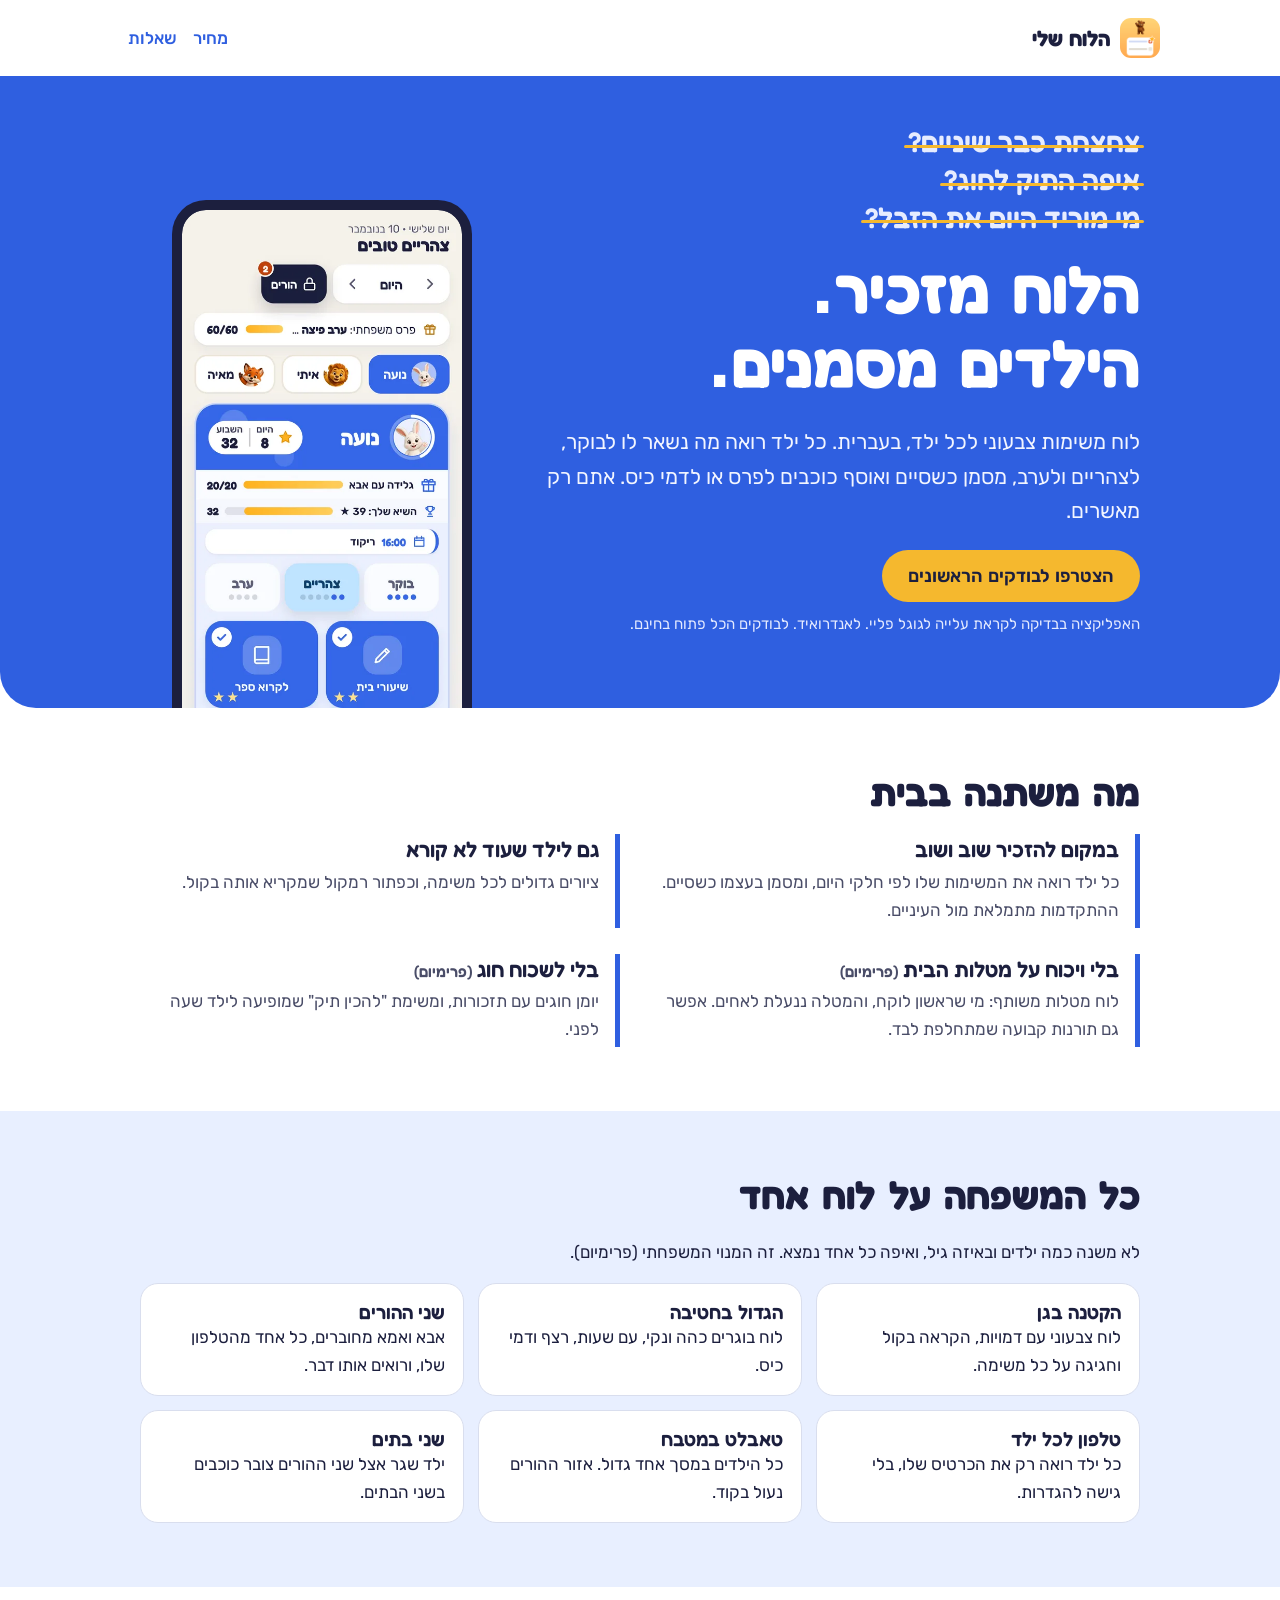
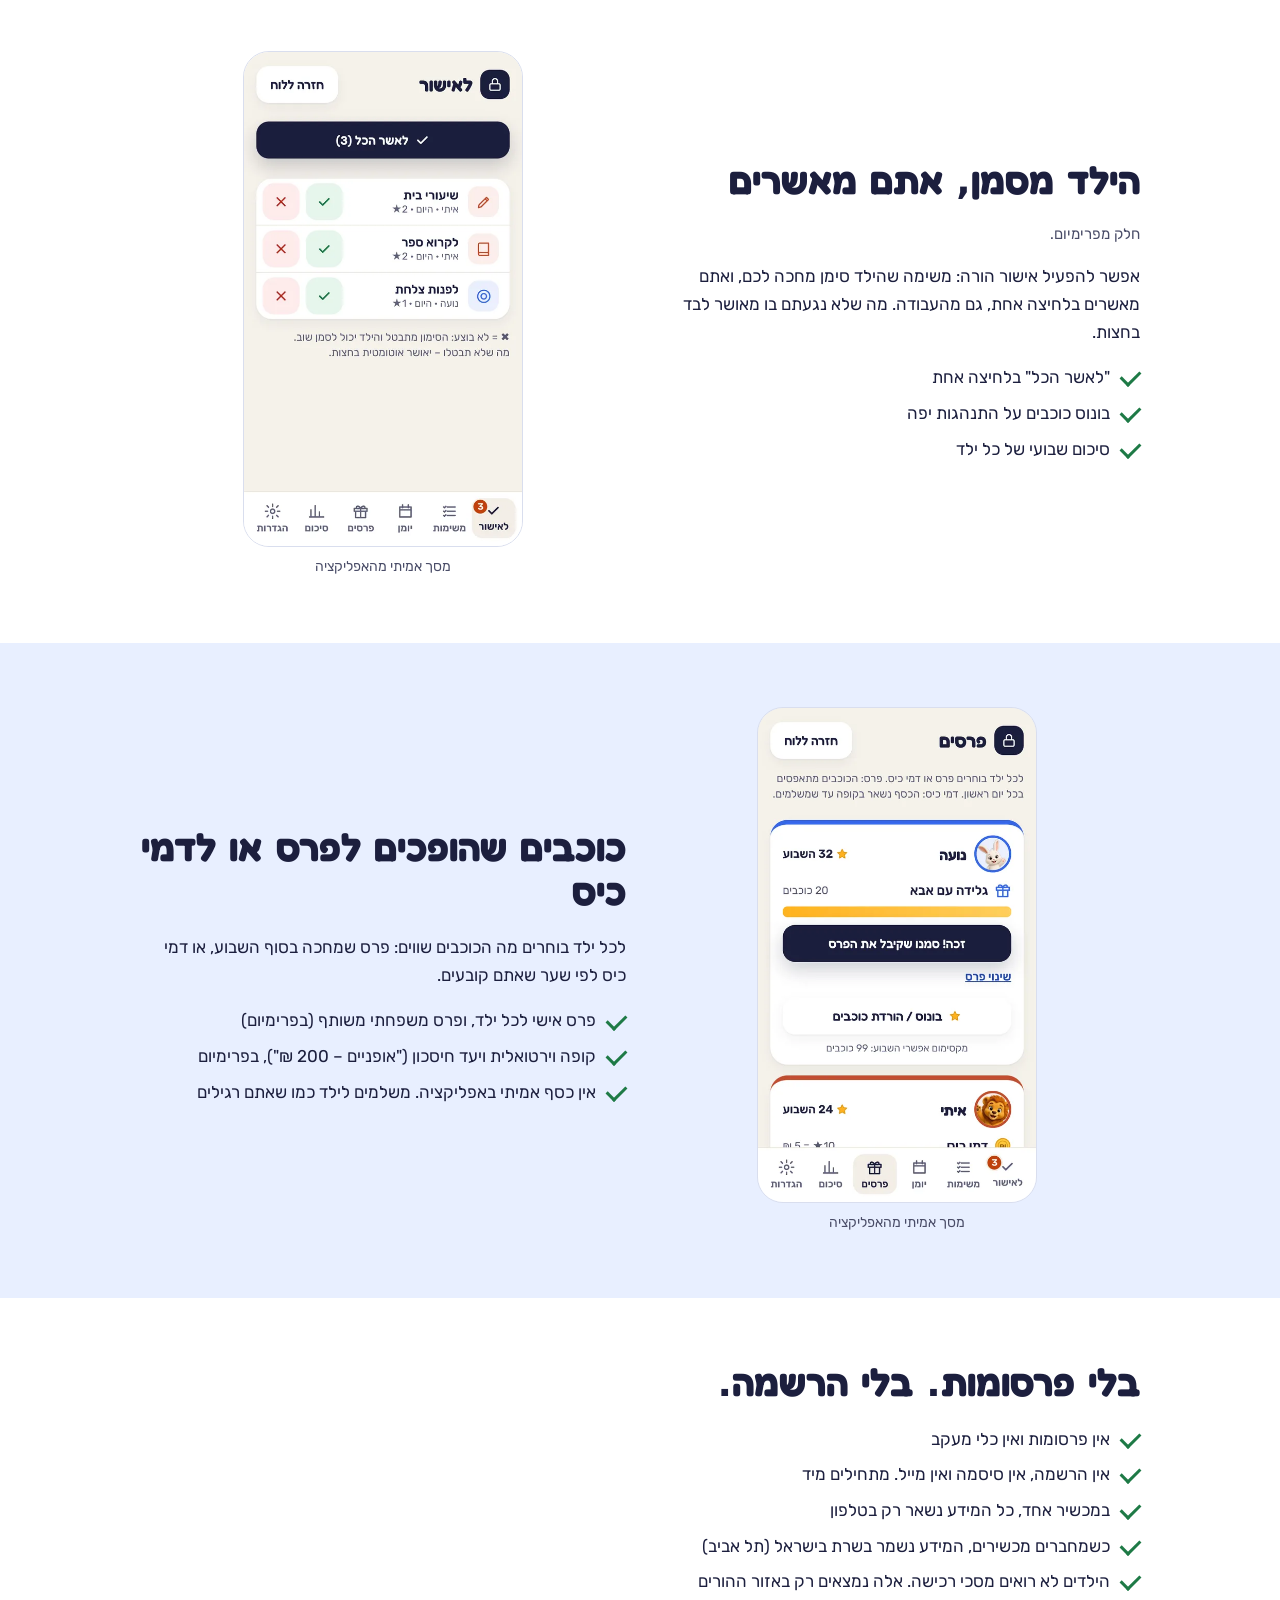
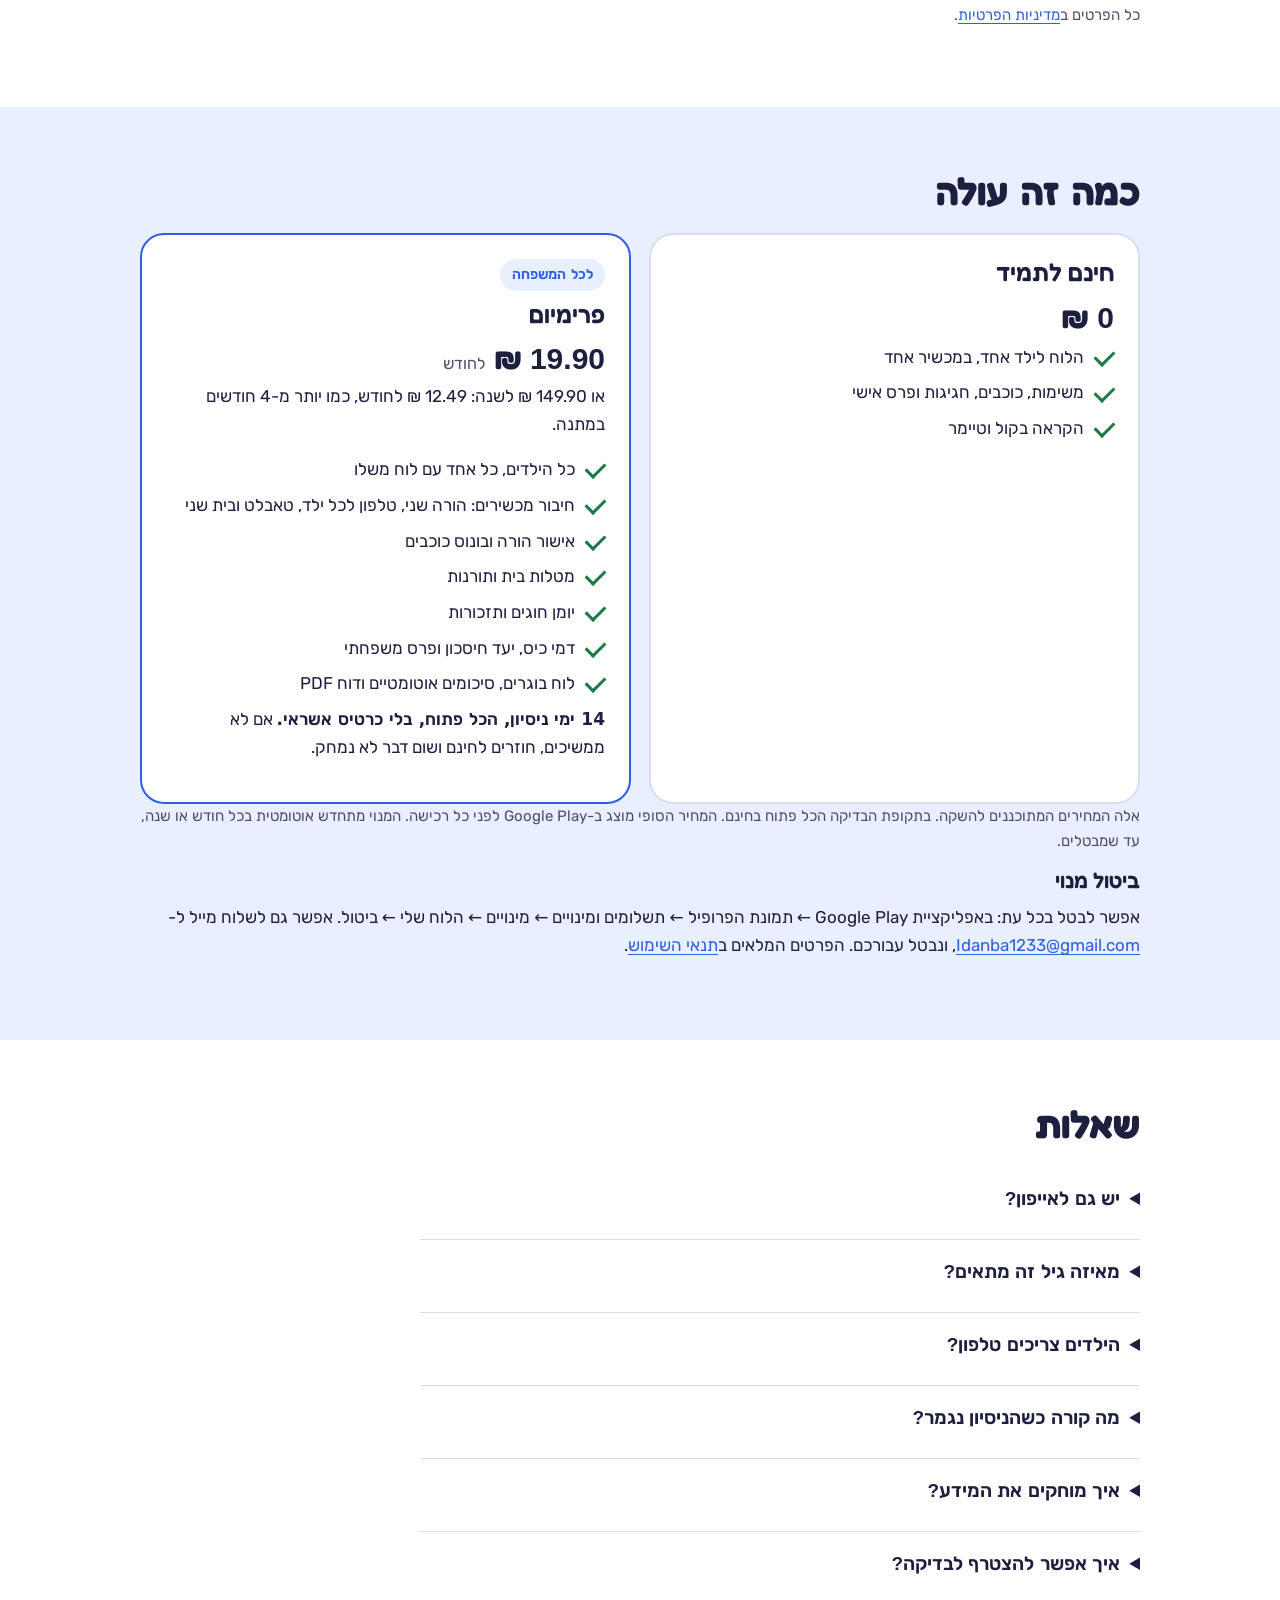
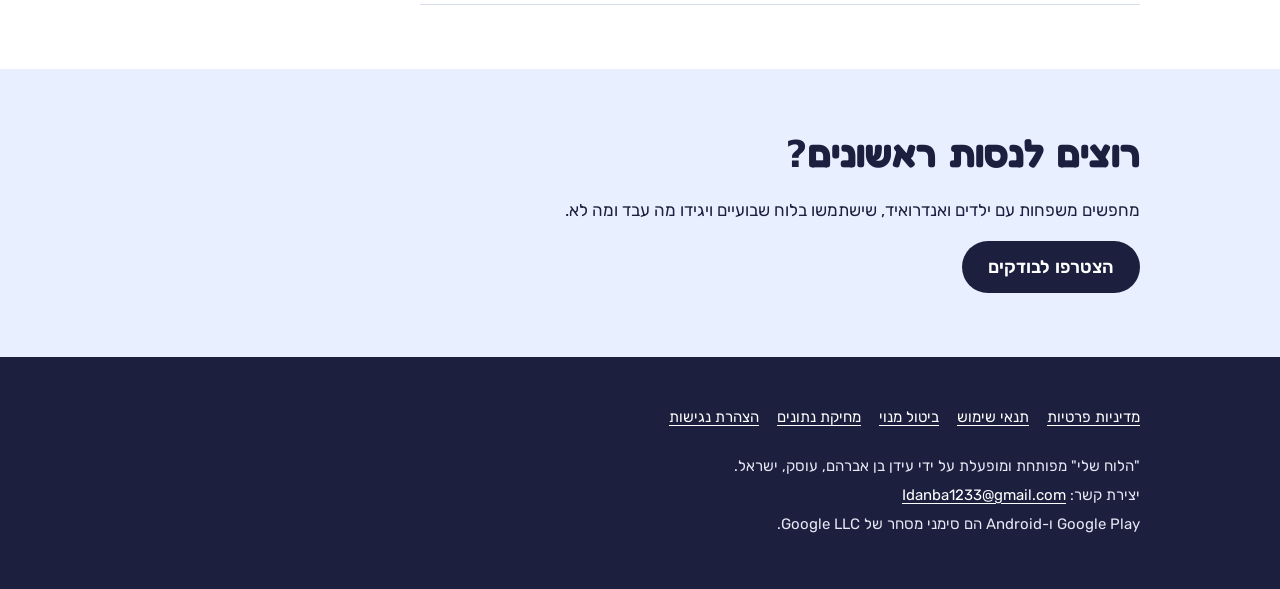
<file: index.html>
<!doctype html>
<html lang="he" dir="rtl">
<head>
<meta charset="utf-8">
<meta name="viewport" content="width=device-width,initial-scale=1">
<meta http-equiv="Content-Security-Policy" content="default-src 'none'; style-src 'self'; font-src 'self'; img-src 'self'; base-uri 'none'; form-action 'none'">
<meta name="referrer" content="no-referrer">
<title>הלוח שלי – לוח משימות, כוכבים ודמי כיס לילדים</title>
<meta name="description" content="לוח משימות צבעוני לכל ילד, בעברית: הילדים רואים מה נשאר ומסמנים בעצמם, ואתם מאשרים בלחיצה. כוכבים, פרסים, דמי כיס וירטואליים, מטלות בית ויומן חוגים. לאנדרואיד.">
<link rel="icon" href="favicon.png">
<link rel="stylesheet" href="style.css">
</head>
<body>
<a class="skip" href="#main">דילוג לתוכן</a>
<header class="wrap top">
  <a class="brand" href="./"><img src="img/icon.png" alt="" width="40" height="40">הלוח שלי</a>
  <nav aria-label="ניווט ראשי"><a href="#price">מחיר</a><a href="#faq">שאלות</a></nav>
</header>

<main id="main">
<div class="hero">
  <div class="wrap">
    <div class="copy">
      <ul class="said" aria-label="משפטים שכל הורה אומר כל יום">
        <li>צחצחת כבר שיניים?</li>
        <li>איפה התיק לחוג?</li>
        <li>מי מוריד היום את הזבל?</li>
      </ul>
      <h1>הלוח מזכיר.<br>הילדים מסמנים.</h1>
      <p class="lead">לוח משימות צבעוני לכל ילד, בעברית. כל ילד רואה מה נשאר לו לבוקר, לצהריים ולערב, מסמן כשסיים ואוסף כוכבים לפרס או לדמי כיס. אתם רק מאשרים.</p>
      <a class="cta" href="https://groups.google.com/g/halouach-testers">הצטרפו לבודקים הראשונים</a>
      <p class="note">האפליקציה בבדיקה לקראת עלייה לגוגל פליי. לאנדרואיד. לבודקים הכל פתוח בחינם.</p>
    </div>
    <div class="phone"><img src="img/board.webp" width="540" height="960" alt="מסך הלוח של ילדה בשם נועה: כוכבי היום והשבוע, פס התקדמות לפרס 'גלידה עם אבא', חוג ריקוד ב-16:00, ומשימות צהריים מסומנות."></div>
  </div>
</div>

<section>
  <div class="wrap">
    <h2>מה משתנה בבית</h2>
    <div class="pairs">
      <div class="pair"><h3>במקום להזכיר שוב ושוב</h3><p>כל ילד רואה את המשימות שלו לפי חלקי היום, ומסמן בעצמו כשסיים. ההתקדמות מתמלאת מול העיניים.</p></div>
      <div class="pair"><h3>גם לילד שעוד לא קורא</h3><p>ציורים גדולים לכל משימה, וכפתור רמקול שמקריא אותה בקול.</p></div>
      <div class="pair"><h3>בלי ויכוח על מטלות הבית <small class="fine">(פרימיום)</small></h3><p>לוח מטלות משותף: מי שראשון לוקח, והמטלה ננעלת לאחים. אפשר גם תורנות קבועה שמתחלפת לבד.</p></div>
      <div class="pair"><h3>בלי לשכוח חוג <small class="fine">(פרימיום)</small></h3><p>יומן חוגים עם תזכורות, ומשימת "להכין תיק" שמופיעה לילד שעה לפני.</p></div>
    </div>
  </div>
</section>

<section class="sky">
  <div class="wrap">
    <h2>כל המשפחה על לוח אחד</h2>
    <p>לא משנה כמה ילדים ובאיזה גיל, ואיפה כל אחד נמצא. זה המנוי המשפחתי (פרימיום).</p>
    <ul class="family">
      <li><b>הקטנה בגן</b>לוח צבעוני עם דמויות, הקראה בקול וחגיגה על כל משימה.</li>
      <li><b>הגדול בחטיבה</b>לוח בוגרים כהה ונקי, עם שעות, רצף ודמי כיס.</li>
      <li><b>שני ההורים</b>אבא ואמא מחוברים, כל אחד מהטלפון שלו, ורואים אותו דבר.</li>
      <li><b>טלפון לכל ילד</b>כל ילד רואה רק את הכרטיס שלו, בלי גישה להגדרות.</li>
      <li><b>טאבלט במטבח</b>כל הילדים במסך אחד גדול. אזור ההורים נעול בקוד.</li>
      <li><b>שני בתים</b>ילד שגר אצל שני ההורים צובר כוכבים בשני הבתים.</li>
    </ul>
  </div>
</section>

<section>
  <div class="wrap show">
    <div>
      <h2>הילד מסמן, אתם מאשרים</h2>
      <p class="fine">חלק מפרימיום.</p>
      <p>אפשר להפעיל אישור הורה: משימה שהילד סימן מחכה לכם, ואתם מאשרים בלחיצה אחת, גם מהעבודה. מה שלא נגעתם בו מאושר לבד בחצות.</p>
      <ul class="ticks">
        <li>"לאשר הכל" בלחיצה אחת</li>
        <li>בונוס כוכבים על התנהגות יפה</li>
        <li>סיכום שבועי של כל ילד</li>
      </ul>
    </div>
    <figure><img src="img/approve.webp" width="540" height="960" alt="מסך האישור של ההורה: שלוש משימות שמחכות לאישור, עם כפתור וי וכפתור איקס לכל אחת, וכפתור 'לאשר הכל'."><figcaption>מסך אמיתי מהאפליקציה</figcaption></figure>
  </div>
</section>

<section class="sky">
  <div class="wrap show flip">
    <div>
      <h2>כוכבים שהופכים לפרס או לדמי כיס</h2>
      <p>לכל ילד בוחרים מה הכוכבים שווים: פרס שמחכה בסוף השבוע, או דמי כיס לפי שער שאתם קובעים.</p>
      <ul class="ticks">
        <li>פרס אישי לכל ילד, ופרס משפחתי משותף (בפרימיום)</li>
        <li>קופה וירטואלית ויעד חיסכון ("אופניים – 200 ₪"), בפרימיום</li>
        <li>אין כסף אמיתי באפליקציה. משלמים לילד כמו שאתם רגילים</li>
      </ul>
    </div>
    <figure><img src="img/rewards.webp" width="540" height="960" alt="מסך הפרסים: לנועה 32 כוכבים השבוע ופס מלא לפרס 'גלידה עם אבא', ולאיתי דמי כיס."><figcaption>מסך אמיתי מהאפליקציה</figcaption></figure>
  </div>
</section>

<section>
  <div class="wrap narrow">
    <h2>בלי פרסומות. בלי הרשמה.</h2>
    <ul class="ticks">
      <li>אין פרסומות ואין כלי מעקב</li>
      <li>אין הרשמה, אין סיסמה ואין מייל. מתחילים מיד</li>
      <li>במכשיר אחד, כל המידע נשאר רק בטלפון</li>
      <li>כשמחברים מכשירים, המידע נשמר בשרת בישראל (תל אביב)</li>
      <li>הילדים לא רואים מסכי רכישה. אלה נמצאים רק באזור ההורים</li>
    </ul>
    <p class="fine">כל הפרטים ב<a href="privacy.html">מדיניות הפרטיות</a>.</p>
  </div>
</section>

<section class="sky" id="price">
  <div class="wrap">
    <h2>כמה זה עולה</h2>
    <div class="plans">
      <div class="plan">
        <h3>חינם לתמיד</h3>
        <p class="price">0 ₪</p>
        <ul class="ticks">
          <li>הלוח לילד אחד, במכשיר אחד</li>
          <li>משימות, כוכבים, חגיגות ופרס אישי</li>
          <li>הקראה בקול וטיימר</li>
        </ul>
      </div>
      <div class="plan main">
        <span class="tag">לכל המשפחה</span>
        <h3>פרימיום</h3>
        <p class="price">19.90 ₪ <small>לחודש</small></p>
        <p>או 149.90 ₪ לשנה: 12.49 ₪ לחודש, כמו יותר מ-4 חודשים במתנה.</p>
        <ul class="ticks">
          <li>כל הילדים, כל אחד עם לוח משלו</li>
          <li>חיבור מכשירים: הורה שני, טלפון לכל ילד, טאבלט ובית שני</li>
          <li>אישור הורה ובונוס כוכבים</li>
          <li>מטלות בית ותורנות</li>
          <li>יומן חוגים ותזכורות</li>
          <li>דמי כיס, יעד חיסכון ופרס משפחתי</li>
          <li>לוח בוגרים, סיכומים אוטומטיים ודוח PDF</li>
        </ul>
        <p><b>14 ימי ניסיון, הכל פתוח, בלי כרטיס אשראי.</b> אם לא ממשיכים, חוזרים לחינם ושום דבר לא נמחק.</p>
      </div>
    </div>
    <p class="fine">אלה המחירים המתוכננים להשקה. בתקופת הבדיקה הכל פתוח בחינם. המחיר הסופי מוצג ב-Google Play לפני כל רכישה. המנוי מתחדש אוטומטית בכל חודש או שנה, עד שמבטלים.</p>
    <h3 id="cancel">ביטול מנוי</h3>
    <p>אפשר לבטל בכל עת: באפליקציית Google Play ← תמונת הפרופיל ← תשלומים ומינויים ← מינויים ← הלוח שלי ← ביטול. אפשר גם לשלוח מייל ל-<a href="mailto:Idanba1233@gmail.com">Idanba1233@gmail.com</a>, ונבטל עבורכם. הפרטים המלאים ב<a href="terms.html#cancel">תנאי השימוש</a>.</p>
  </div>
</section>

<section id="faq">
  <div class="wrap narrow">
    <h2>שאלות</h2>
    <details><summary>יש גם לאייפון?</summary><p>כרגע רק לאנדרואיד (טלפון וטאבלט).</p></details>
    <details><summary>מאיזה גיל זה מתאים?</summary><p>מהגן ועד חטיבת הביניים. לקטנים יש ציורים והקראה בקול, ולגדולים יש לוח בוגרים פשוט ונקי.</p></details>
    <details><summary>הילדים צריכים טלפון?</summary><p>לא. אפשר להשתמש בטלפון של ההורה או בטאבלט אחד לכל המשפחה. טלפון לילד הוא אפשרות, לא חובה.</p></details>
    <details><summary>מה קורה כשהניסיון נגמר?</summary><p>אם לא מצטרפים למנוי, האפליקציה חוזרת למסלול החינמי: הלוח לילד אחד במכשיר אחד. שום דבר לא נמחק. שאר הילדים וההגדרות נשמרים וחוזרים כשמצטרפים.</p></details>
    <details><summary>איך מוחקים את המידע?</summary><p>מתוך האפליקציה או במייל. ההסבר המלא בדף <a href="delete.html">מחיקת נתונים</a>.</p></details>
    <details><summary>איך אפשר להצטרף לבדיקה?</summary><p>מצטרפים ל<a href="https://groups.google.com/g/halouach-testers">קבוצת הבודקים</a> עם חשבון Google. כשהבדיקה נפתחת, תקבלו קישור להורדה מ-Google Play.</p></details>
  </div>
</section>

<section class="sky">
  <div class="wrap narrow">
    <h2>רוצים לנסות ראשונים?</h2>
    <p>מחפשים משפחות עם ילדים ואנדרואיד, שישתמשו בלוח שבועיים ויגידו מה עבד ומה לא.</p>
    <a class="cta ink" href="https://groups.google.com/g/halouach-testers">הצטרפו לבודקים</a>
  </div>
</section>
</main>

<footer>
  <div class="wrap">
    <nav aria-label="מסמכים"><a href="privacy.html">מדיניות פרטיות</a><a href="terms.html">תנאי שימוש</a><a href="terms.html#cancel">ביטול מנוי</a><a href="delete.html">מחיקת נתונים</a><a href="accessibility.html">הצהרת נגישות</a></nav>
    <p>"הלוח שלי" מפותחת ומופעלת על ידי עידן בן אברהם, עוסק, ישראל.</p>
    <p>יצירת קשר: <a href="mailto:Idanba1233@gmail.com">Idanba1233@gmail.com</a></p>
    <p>Google Play ו-Android הם סימני מסחר של Google LLC.</p>
  </div>
</footer>
</body>
</html>
</file>
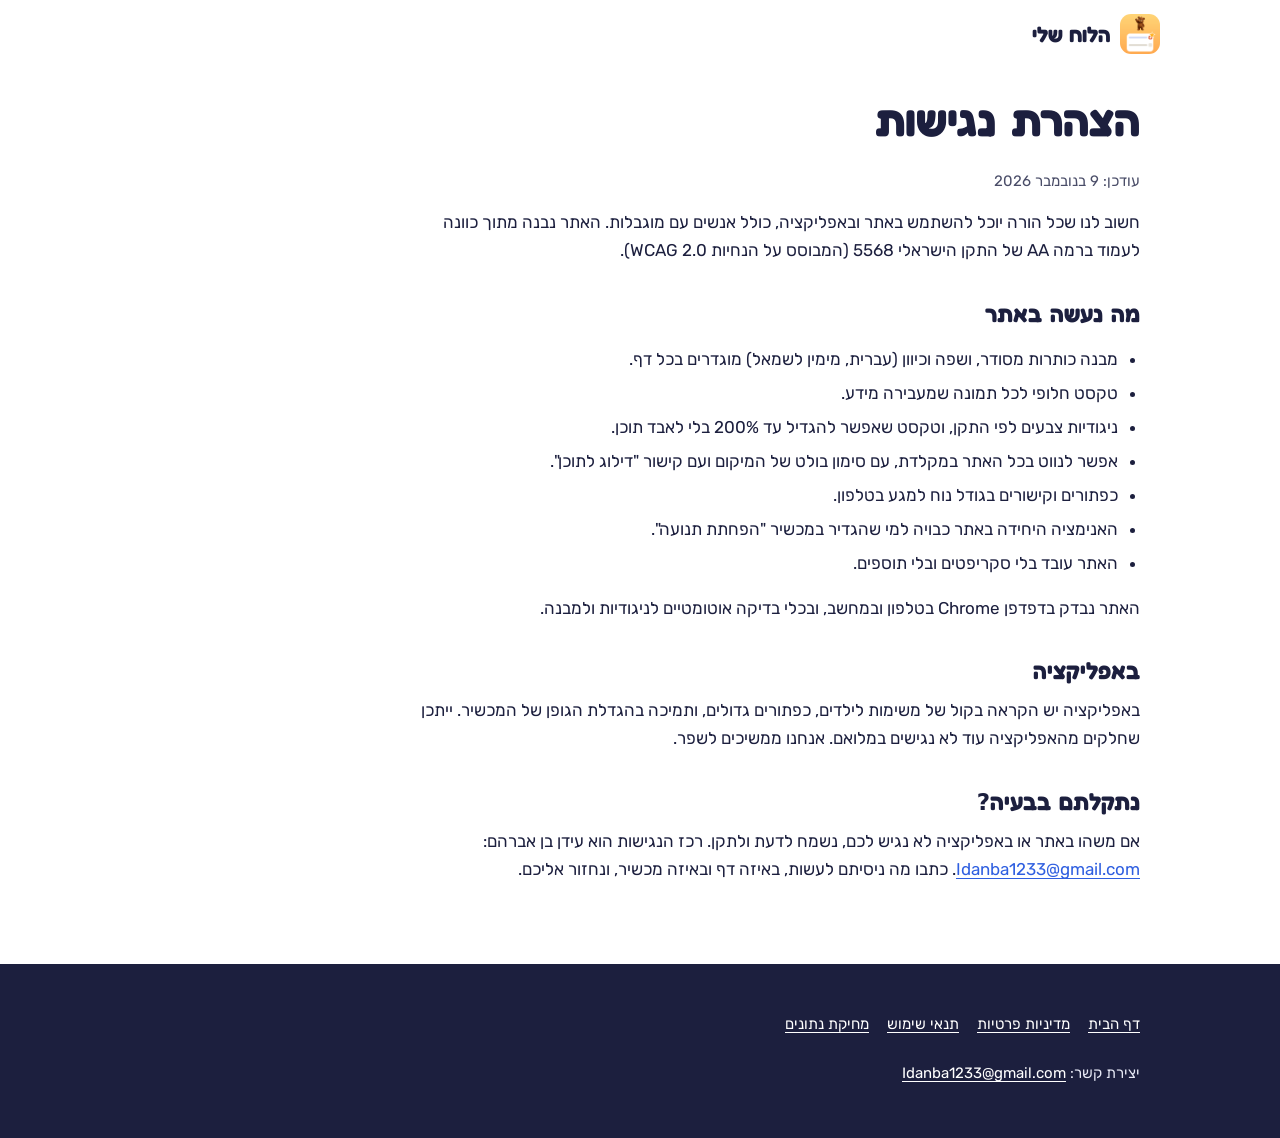
<file: accessibility.html>
<!doctype html>
<html lang="he" dir="rtl">
<head>
<meta charset="utf-8">
<meta name="viewport" content="width=device-width,initial-scale=1">
<meta http-equiv="Content-Security-Policy" content="default-src 'none'; style-src 'self'; font-src 'self'; img-src 'self'; base-uri 'none'; form-action 'none'">
<meta name="referrer" content="no-referrer">
<title>הצהרת נגישות – הלוח שלי</title>
<link rel="icon" href="favicon.png">
<link rel="stylesheet" href="style.css">
</head>
<body>
<a class="skip" href="#main">דילוג לתוכן</a>
<header class="wrap top"><a class="brand" href="./"><img src="img/icon.png" alt="" width="40" height="40">הלוח שלי</a></header>
<main id="main" class="wrap narrow doc">
<h1>הצהרת נגישות</h1>
<p class="fine">עודכן: 9 בנובמבר 2026</p>
<p>חשוב לנו שכל הורה יוכל להשתמש באתר ובאפליקציה, כולל אנשים עם מוגבלות. האתר נבנה מתוך כוונה לעמוד ברמה AA של התקן הישראלי 5568 (המבוסס על הנחיות WCAG 2.0).</p>

<h2>מה נעשה באתר</h2>
<ul>
<li>מבנה כותרות מסודר, ושפה וכיוון (עברית, מימין לשמאל) מוגדרים בכל דף.</li>
<li>טקסט חלופי לכל תמונה שמעבירה מידע.</li>
<li>ניגודיות צבעים לפי התקן, וטקסט שאפשר להגדיל עד 200% בלי לאבד תוכן.</li>
<li>אפשר לנווט בכל האתר במקלדת, עם סימון בולט של המיקום ועם קישור "דילוג לתוכן".</li>
<li>כפתורים וקישורים בגודל נוח למגע בטלפון.</li>
<li>האנימציה היחידה באתר כבויה למי שהגדיר במכשיר "הפחתת תנועה".</li>
<li>האתר עובד בלי סקריפטים ובלי תוספים.</li>
</ul>
<p>האתר נבדק בדפדפן Chrome בטלפון ובמחשב, ובכלי בדיקה אוטומטיים לניגודיות ולמבנה.</p>

<h2>באפליקציה</h2>
<p>באפליקציה יש הקראה בקול של משימות לילדים, כפתורים גדולים, ותמיכה בהגדלת הגופן של המכשיר. ייתכן שחלקים מהאפליקציה עוד לא נגישים במלואם. אנחנו ממשיכים לשפר.</p>

<h2>נתקלתם בבעיה?</h2>
<p>אם משהו באתר או באפליקציה לא נגיש לכם, נשמח לדעת ולתקן. רכז הנגישות הוא עידן בן אברהם: <a href="mailto:Idanba1233@gmail.com">Idanba1233@gmail.com</a>. כתבו מה ניסיתם לעשות, באיזה דף ובאיזה מכשיר, ונחזור אליכם.</p>
</main>
<footer>
  <div class="wrap">
    <nav aria-label="מסמכים"><a href="./">דף הבית</a><a href="privacy.html">מדיניות פרטיות</a><a href="terms.html">תנאי שימוש</a><a href="delete.html">מחיקת נתונים</a></nav>
    <p>יצירת קשר: <a href="mailto:Idanba1233@gmail.com">Idanba1233@gmail.com</a></p>
  </div>
</footer>
</body>
</html>
</file>
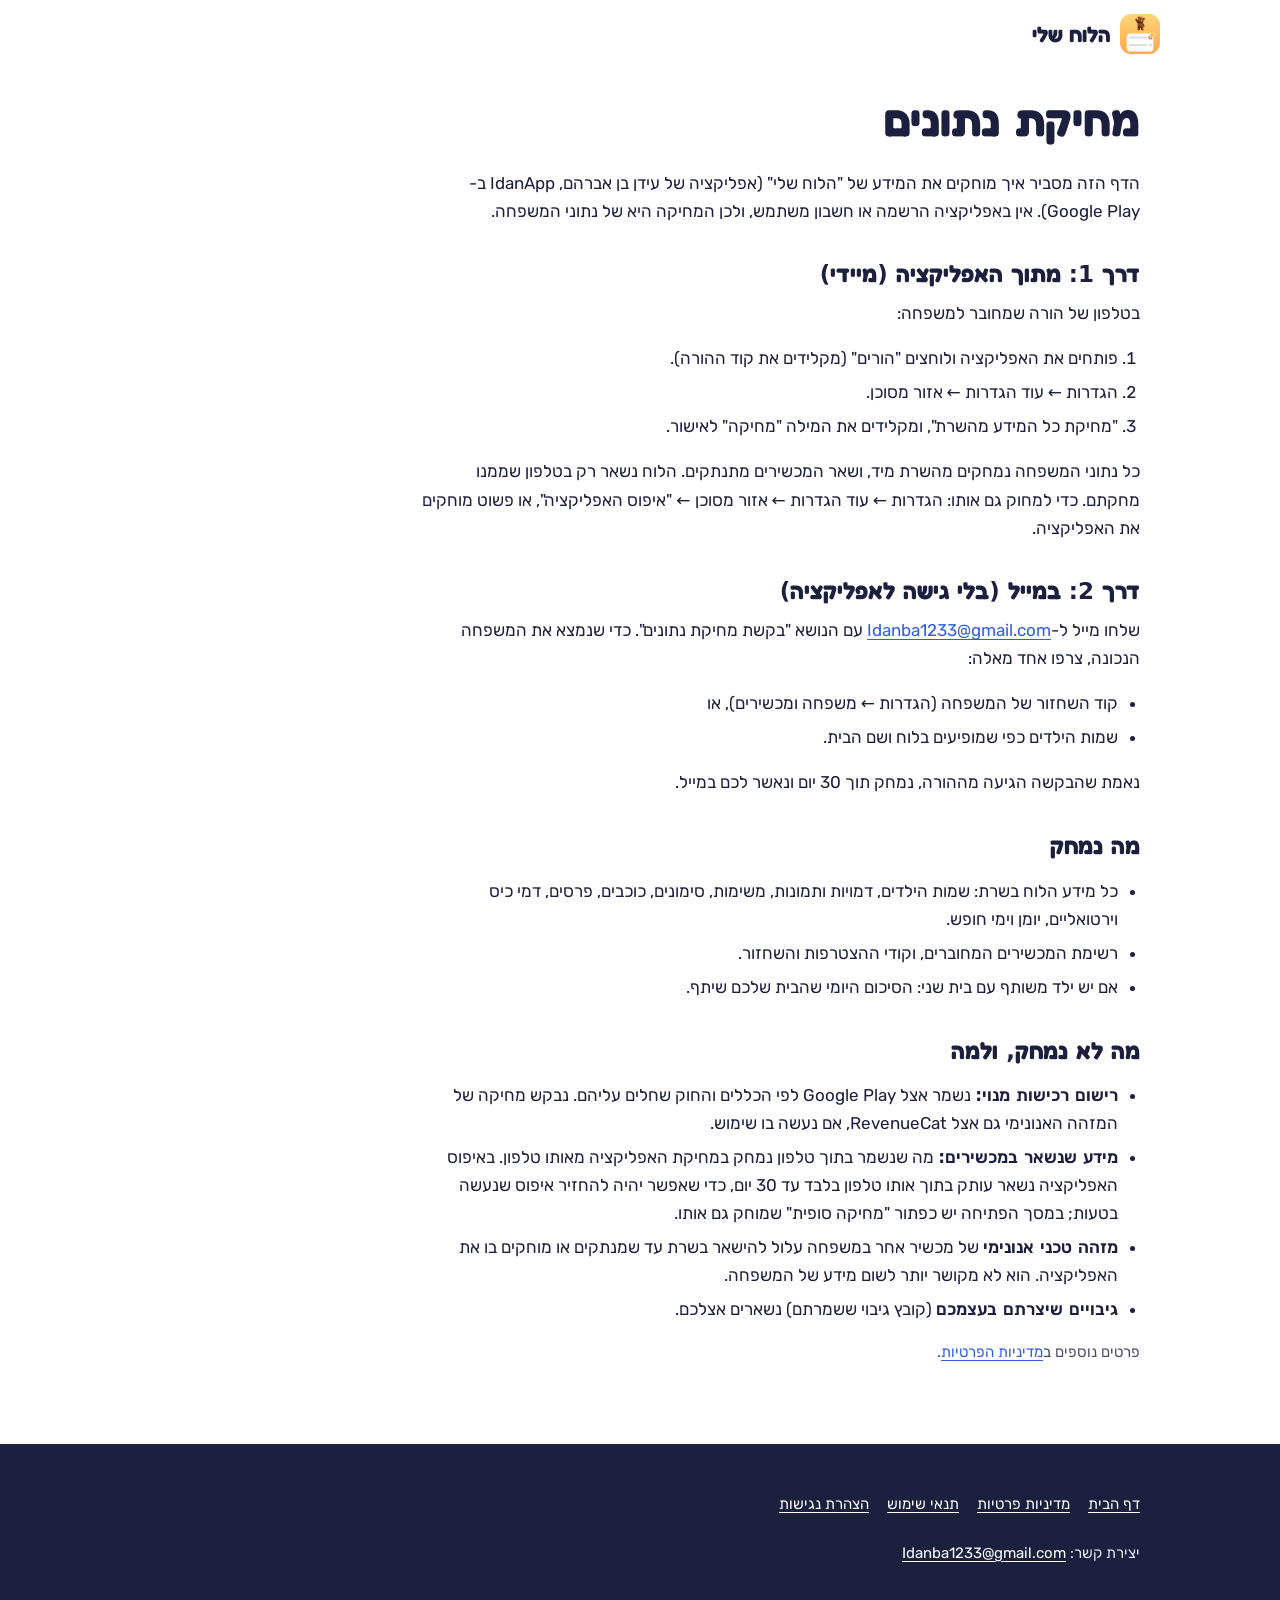
<file: delete.html>
<!doctype html>
<html lang="he" dir="rtl">
<head>
<meta charset="utf-8">
<meta name="viewport" content="width=device-width,initial-scale=1">
<meta http-equiv="Content-Security-Policy" content="default-src 'none'; style-src 'self'; font-src 'self'; img-src 'self'; base-uri 'none'; form-action 'none'">
<meta name="referrer" content="no-referrer">
<title>מחיקת נתונים – הלוח שלי</title>
<link rel="icon" href="favicon.png">
<link rel="stylesheet" href="style.css">
</head>
<body>
<a class="skip" href="#main">דילוג לתוכן</a>
<header class="wrap top"><a class="brand" href="./"><img src="img/icon.png" alt="" width="40" height="40">הלוח שלי</a></header>
<main id="main" class="wrap narrow doc">
<h1>מחיקת נתונים</h1>
<p>הדף הזה מסביר איך מוחקים את המידע של "הלוח שלי" (אפליקציה של עידן בן אברהם, IdanApp ב-Google Play). אין באפליקציה הרשמה או חשבון משתמש, ולכן המחיקה היא של נתוני המשפחה.</p>

<h2>דרך 1: מתוך האפליקציה (מיידי)</h2>
<p>בטלפון של הורה שמחובר למשפחה:</p>
<ol>
<li>פותחים את האפליקציה ולוחצים "הורים" (מקלידים את קוד ההורה).</li>
<li>הגדרות ← עוד הגדרות ← אזור מסוכן.</li>
<li>"מחיקת כל המידע מהשרת", ומקלידים את המילה "מחיקה" לאישור.</li>
</ol>
<p>כל נתוני המשפחה נמחקים מהשרת מיד, ושאר המכשירים מתנתקים. הלוח נשאר רק בטלפון שממנו מחקתם. כדי למחוק גם אותו: הגדרות ← עוד הגדרות ← אזור מסוכן ← "איפוס האפליקציה", או פשוט מוחקים את האפליקציה.</p>

<h2>דרך 2: במייל (בלי גישה לאפליקציה)</h2>
<p>שלחו מייל ל-<a href="mailto:Idanba1233@gmail.com?subject=%D7%91%D7%A7%D7%A9%D7%AA%20%D7%9E%D7%97%D7%99%D7%A7%D7%AA%20%D7%A0%D7%AA%D7%95%D7%A0%D7%99%D7%9D">Idanba1233@gmail.com</a> עם הנושא "בקשת מחיקת נתונים". כדי שנמצא את המשפחה הנכונה, צרפו אחד מאלה:</p>
<ul>
<li>קוד השחזור של המשפחה (הגדרות ← משפחה ומכשירים), או</li>
<li>שמות הילדים כפי שמופיעים בלוח ושם הבית.</li>
</ul>
<p>נאמת שהבקשה הגיעה מההורה, נמחק תוך 30 יום ונאשר לכם במייל.</p>

<h2>מה נמחק</h2>
<ul>
<li>כל מידע הלוח בשרת: שמות הילדים, דמויות ותמונות, משימות, סימונים, כוכבים, פרסים, דמי כיס וירטואליים, יומן וימי חופש.</li>
<li>רשימת המכשירים המחוברים, וקודי ההצטרפות והשחזור.</li>
<li>אם יש ילד משותף עם בית שני: הסיכום היומי שהבית שלכם שיתף.</li>
</ul>

<h2>מה לא נמחק, ולמה</h2>
<ul>
<li><b>רישום רכישות מנוי:</b> נשמר אצל Google Play לפי הכללים והחוק שחלים עליהם. נבקש מחיקה של המזהה האנונימי גם אצל RevenueCat, אם נעשה בו שימוש.</li>
<li><b>מידע שנשאר במכשירים:</b> מה שנשמר בתוך טלפון נמחק במחיקת האפליקציה מאותו טלפון. באיפוס האפליקציה נשאר עותק בתוך אותו טלפון בלבד עד 30 יום, כדי שאפשר יהיה להחזיר איפוס שנעשה בטעות; במסך הפתיחה יש כפתור "מחיקה סופית" שמוחק גם אותו.</li>
<li><b>מזהה טכני אנונימי</b> של מכשיר אחר במשפחה עלול להישאר בשרת עד שמנתקים או מוחקים בו את האפליקציה. הוא לא מקושר יותר לשום מידע של המשפחה.</li>
<li><b>גיבויים שיצרתם בעצמכם</b> (קובץ גיבוי ששמרתם) נשארים אצלכם.</li>
</ul>
<p class="fine">פרטים נוספים ב<a href="privacy.html">מדיניות הפרטיות</a>.</p>
</main>
<footer>
  <div class="wrap">
    <nav aria-label="מסמכים"><a href="./">דף הבית</a><a href="privacy.html">מדיניות פרטיות</a><a href="terms.html">תנאי שימוש</a><a href="accessibility.html">הצהרת נגישות</a></nav>
    <p>יצירת קשר: <a href="mailto:Idanba1233@gmail.com">Idanba1233@gmail.com</a></p>
  </div>
</footer>
</body>
</html>
</file>
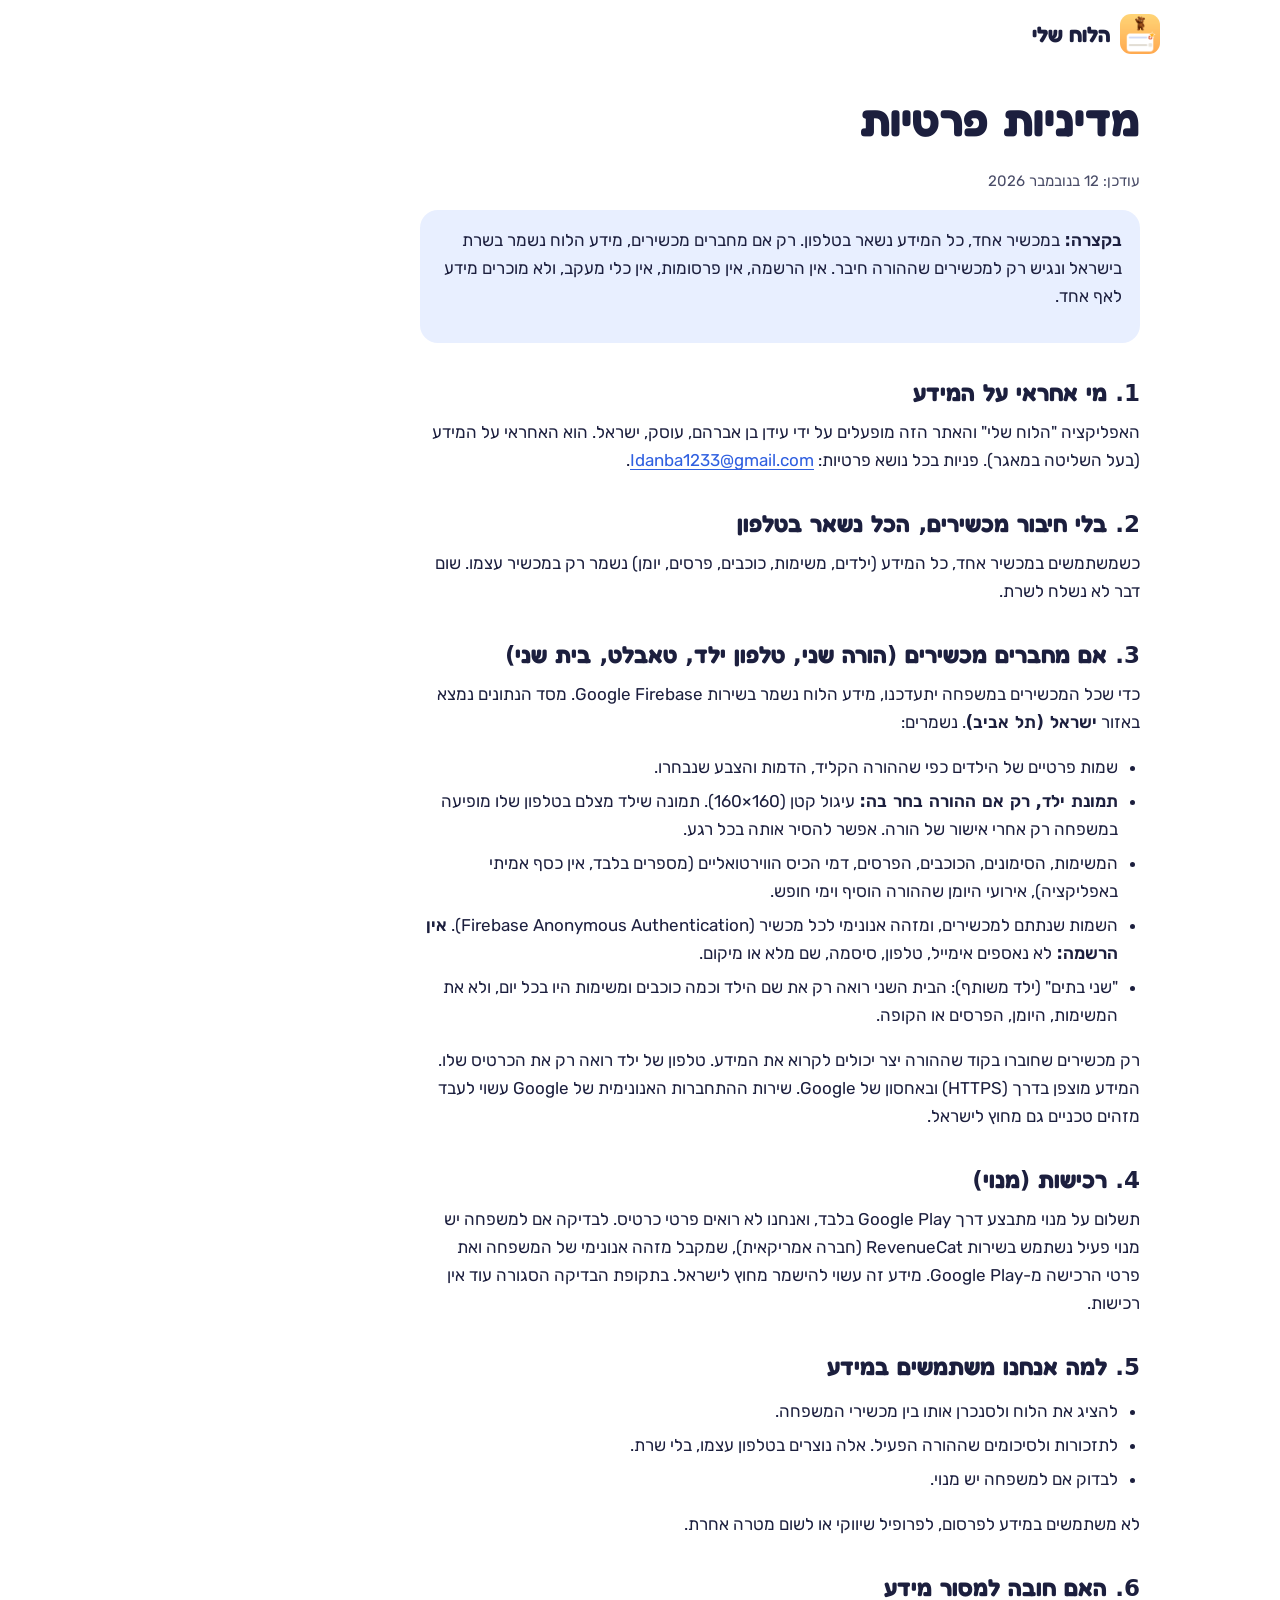
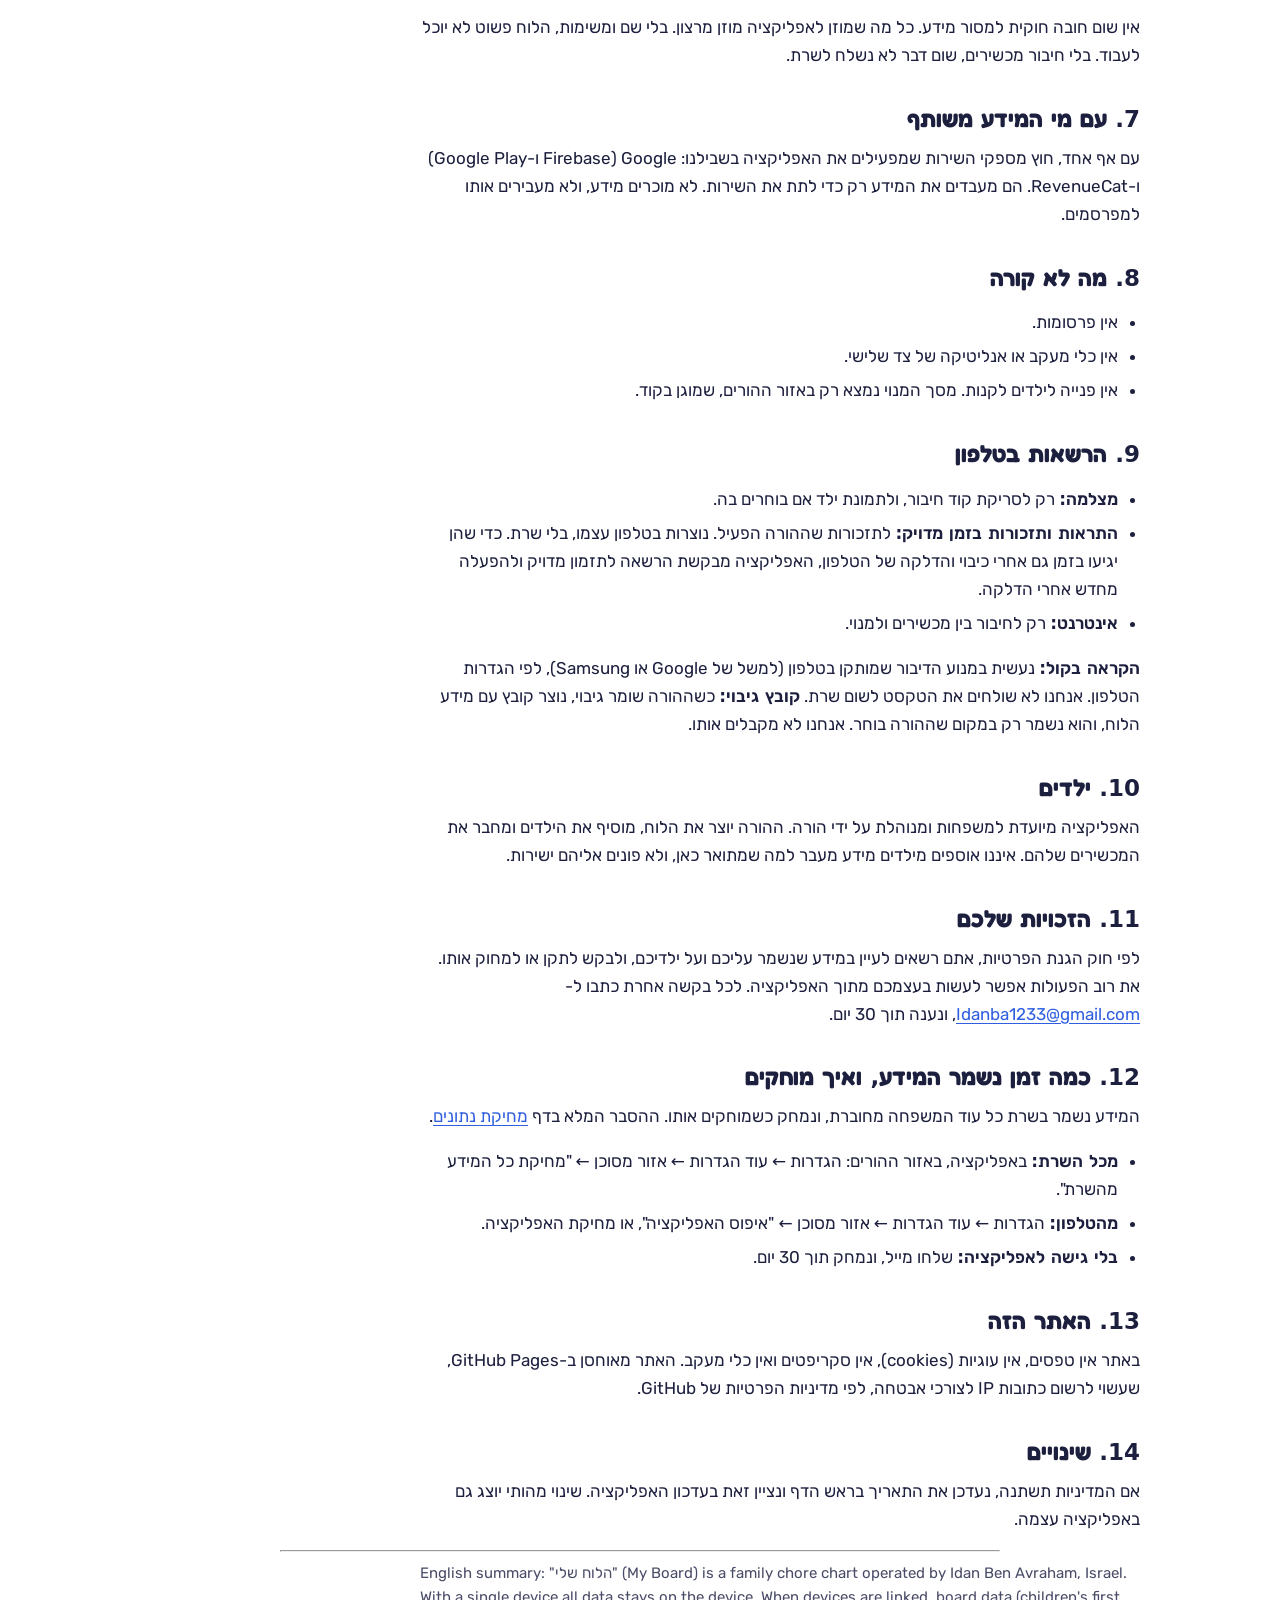
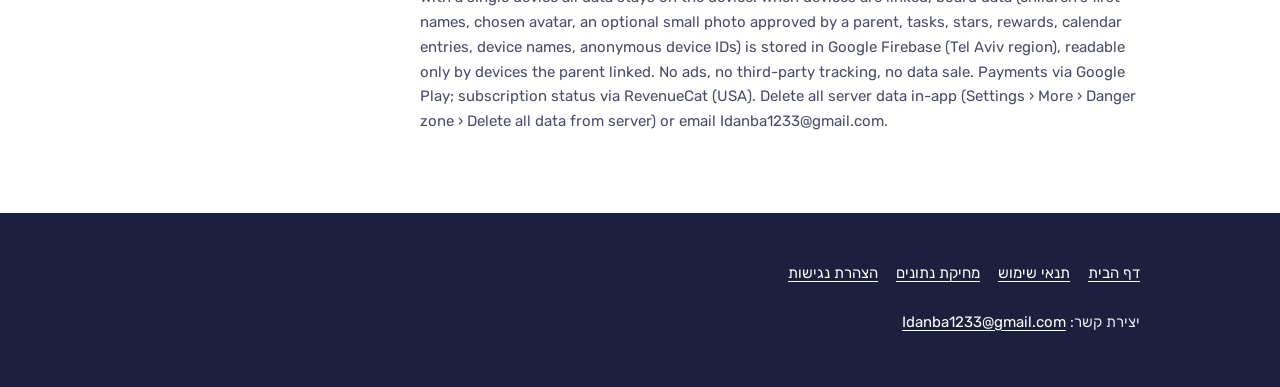
<file: privacy.html>
<!doctype html>
<html lang="he" dir="rtl">
<head>
<meta charset="utf-8">
<meta name="viewport" content="width=device-width,initial-scale=1">
<meta http-equiv="Content-Security-Policy" content="default-src 'none'; style-src 'self'; font-src 'self'; img-src 'self'; base-uri 'none'; form-action 'none'">
<meta name="referrer" content="no-referrer">
<title>מדיניות פרטיות – הלוח שלי</title>
<link rel="icon" href="favicon.png">
<link rel="stylesheet" href="style.css">
</head>
<body>
<a class="skip" href="#main">דילוג לתוכן</a>
<header class="wrap top"><a class="brand" href="./"><img src="img/icon.png" alt="" width="40" height="40">הלוח שלי</a></header>
<main id="main" class="wrap narrow doc">
<h1>מדיניות פרטיות</h1>
<p class="fine">עודכן: 12 בנובמבר 2026</p>

<div class="box">
<p><b>בקצרה:</b> במכשיר אחד, כל המידע נשאר בטלפון. רק אם מחברים מכשירים, מידע הלוח נשמר בשרת בישראל ונגיש רק למכשירים שההורה חיבר. אין הרשמה, אין פרסומות, אין כלי מעקב, ולא מוכרים מידע לאף אחד.</p>
</div>

<h2>1. מי אחראי על המידע</h2>
<p>האפליקציה "הלוח שלי" והאתר הזה מופעלים על ידי עידן בן אברהם, עוסק, ישראל. הוא האחראי על המידע (בעל השליטה במאגר). פניות בכל נושא פרטיות: <a href="mailto:Idanba1233@gmail.com">Idanba1233@gmail.com</a>.</p>

<h2>2. בלי חיבור מכשירים, הכל נשאר בטלפון</h2>
<p>כשמשתמשים במכשיר אחד, כל המידע (ילדים, משימות, כוכבים, פרסים, יומן) נשמר רק במכשיר עצמו. שום דבר לא נשלח לשרת.</p>

<h2>3. אם מחברים מכשירים (הורה שני, טלפון ילד, טאבלט, בית שני)</h2>
<p>כדי שכל המכשירים במשפחה יתעדכנו, מידע הלוח נשמר בשירות Google Firebase. מסד הנתונים נמצא באזור <b>ישראל (תל אביב)</b>. נשמרים:</p>
<ul>
<li>שמות פרטיים של הילדים כפי שההורה הקליד, הדמות והצבע שנבחרו.</li>
<li><b>תמונת ילד, רק אם ההורה בחר בה:</b> עיגול קטן (160×160). תמונה שילד מצלם בטלפון שלו מופיעה במשפחה רק אחרי אישור של הורה. אפשר להסיר אותה בכל רגע.</li>
<li>המשימות, הסימונים, הכוכבים, הפרסים, דמי הכיס הווירטואליים (מספרים בלבד, אין כסף אמיתי באפליקציה), אירועי היומן שההורה הוסיף וימי חופש.</li>
<li>השמות שנתתם למכשירים, ומזהה אנונימי לכל מכשיר (Firebase Anonymous Authentication). <b>אין הרשמה:</b> לא נאספים אימייל, טלפון, סיסמה, שם מלא או מיקום.</li>
<li>"שני בתים" (ילד משותף): הבית השני רואה רק את שם הילד וכמה כוכבים ומשימות היו בכל יום, ולא את המשימות, היומן, הפרסים או הקופה.</li>
</ul>
<p>רק מכשירים שחוברו בקוד שההורה יצר יכולים לקרוא את המידע. טלפון של ילד רואה רק את הכרטיס שלו. המידע מוצפן בדרך (HTTPS) ובאחסון של Google. שירות ההתחברות האנונימית של Google עשוי לעבד מזהים טכניים גם מחוץ לישראל.</p>

<h2>4. רכישות (מנוי)</h2>
<p>תשלום על מנוי מתבצע דרך Google Play בלבד, ואנחנו לא רואים פרטי כרטיס. לבדיקה אם למשפחה יש מנוי פעיל נשתמש בשירות RevenueCat (חברה אמריקאית), שמקבל מזהה אנונימי של המשפחה ואת פרטי הרכישה מ-Google Play. מידע זה עשוי להישמר מחוץ לישראל. בתקופת הבדיקה הסגורה עוד אין רכישות.</p>

<h2>5. למה אנחנו משתמשים במידע</h2>
<ul>
<li>להציג את הלוח ולסנכרן אותו בין מכשירי המשפחה.</li>
<li>לתזכורות ולסיכומים שההורה הפעיל. אלה נוצרים בטלפון עצמו, בלי שרת.</li>
<li>לבדוק אם למשפחה יש מנוי.</li>
</ul>
<p>לא משתמשים במידע לפרסום, לפרופיל שיווקי או לשום מטרה אחרת.</p>

<h2>6. האם חובה למסור מידע</h2>
<p>אין שום חובה חוקית למסור מידע. כל מה שמוזן לאפליקציה מוזן מרצון. בלי שם ומשימות, הלוח פשוט לא יוכל לעבוד. בלי חיבור מכשירים, שום דבר לא נשלח לשרת.</p>

<h2>7. עם מי המידע משותף</h2>
<p>עם אף אחד, חוץ מספקי השירות שמפעילים את האפליקציה בשבילנו: Google (Firebase ו-Google Play) ו-RevenueCat. הם מעבדים את המידע רק כדי לתת את השירות. לא מוכרים מידע, ולא מעבירים אותו למפרסמים.</p>

<h2>8. מה לא קורה</h2>
<ul><li>אין פרסומות.</li><li>אין כלי מעקב או אנליטיקה של צד שלישי.</li><li>אין פנייה לילדים לקנות. מסך המנוי נמצא רק באזור ההורים, שמוגן בקוד.</li></ul>

<h2>9. הרשאות בטלפון</h2>
<ul><li><b>מצלמה:</b> רק לסריקת קוד חיבור, ולתמונת ילד אם בוחרים בה.</li><li><b>התראות ותזכורות בזמן מדויק:</b> לתזכורות שההורה הפעיל. נוצרות בטלפון עצמו, בלי שרת. כדי שהן יגיעו בזמן גם אחרי כיבוי והדלקה של הטלפון, האפליקציה מבקשת הרשאה לתזמון מדויק ולהפעלה מחדש אחרי הדלקה.</li><li><b>אינטרנט:</b> רק לחיבור בין מכשירים ולמנוי.</li></ul>
<p><b>הקראה בקול:</b> נעשית במנוע הדיבור שמותקן בטלפון (למשל של Google או Samsung), לפי הגדרות הטלפון. אנחנו לא שולחים את הטקסט לשום שרת. <b>קובץ גיבוי:</b> כשההורה שומר גיבוי, נוצר קובץ עם מידע הלוח, והוא נשמר רק במקום שההורה בוחר. אנחנו לא מקבלים אותו.</p>

<h2>10. ילדים</h2>
<p>האפליקציה מיועדת למשפחות ומנוהלת על ידי הורה. ההורה יוצר את הלוח, מוסיף את הילדים ומחבר את המכשירים שלהם. איננו אוספים מילדים מידע מעבר למה שמתואר כאן, ולא פונים אליהם ישירות.</p>

<h2>11. הזכויות שלכם</h2>
<p>לפי חוק הגנת הפרטיות, אתם רשאים לעיין במידע שנשמר עליכם ועל ילדיכם, ולבקש לתקן או למחוק אותו. את רוב הפעולות אפשר לעשות בעצמכם מתוך האפליקציה. לכל בקשה אחרת כתבו ל-<a href="mailto:Idanba1233@gmail.com">Idanba1233@gmail.com</a>, ונענה תוך 30 יום.</p>

<h2>12. כמה זמן נשמר המידע, ואיך מוחקים</h2>
<p>המידע נשמר בשרת כל עוד המשפחה מחוברת, ונמחק כשמוחקים אותו. ההסבר המלא בדף <a href="delete.html">מחיקת נתונים</a>.</p>
<ul>
<li><b>מכל השרת:</b> באפליקציה, באזור ההורים: הגדרות ← עוד הגדרות ← אזור מסוכן ← "מחיקת כל המידע מהשרת".</li>
<li><b>מהטלפון:</b> הגדרות ← עוד הגדרות ← אזור מסוכן ← "איפוס האפליקציה", או מחיקת האפליקציה.</li>
<li><b>בלי גישה לאפליקציה:</b> שלחו מייל, ונמחק תוך 30 יום.</li>
</ul>

<h2>13. האתר הזה</h2>
<p>באתר אין טפסים, אין עוגיות (cookies), אין סקריפטים ואין כלי מעקב. האתר מאוחסן ב-GitHub Pages, שעשוי לרשום כתובות IP לצורכי אבטחה, לפי מדיניות הפרטיות של GitHub.</p>

<h2>14. שינויים</h2>
<p>אם המדיניות תשתנה, נעדכן את התאריך בראש הדף ונציין זאת בעדכון האפליקציה. שינוי מהותי יוצג גם באפליקציה עצמה.</p>

<hr>
<p class="fine en" dir="ltr" lang="en">English summary: "הלוח שלי" (My Board) is a family chore chart operated by Idan Ben Avraham, Israel. With a single device all data stays on the device. When devices are linked, board data (children's first names, chosen avatar, an optional small photo approved by a parent, tasks, stars, rewards, calendar entries, device names, anonymous device IDs) is stored in Google Firebase (Tel Aviv region), readable only by devices the parent linked. No ads, no third-party tracking, no data sale. Payments via Google Play; subscription status via RevenueCat (USA). Delete all server data in-app (Settings › More › Danger zone › Delete all data from server) or email Idanba1233@gmail.com.</p>
</main>
<footer>
  <div class="wrap">
    <nav aria-label="מסמכים"><a href="./">דף הבית</a><a href="terms.html">תנאי שימוש</a><a href="delete.html">מחיקת נתונים</a><a href="accessibility.html">הצהרת נגישות</a></nav>
    <p>יצירת קשר: <a href="mailto:Idanba1233@gmail.com">Idanba1233@gmail.com</a></p>
  </div>
</footer>
</body>
</html>
</file>
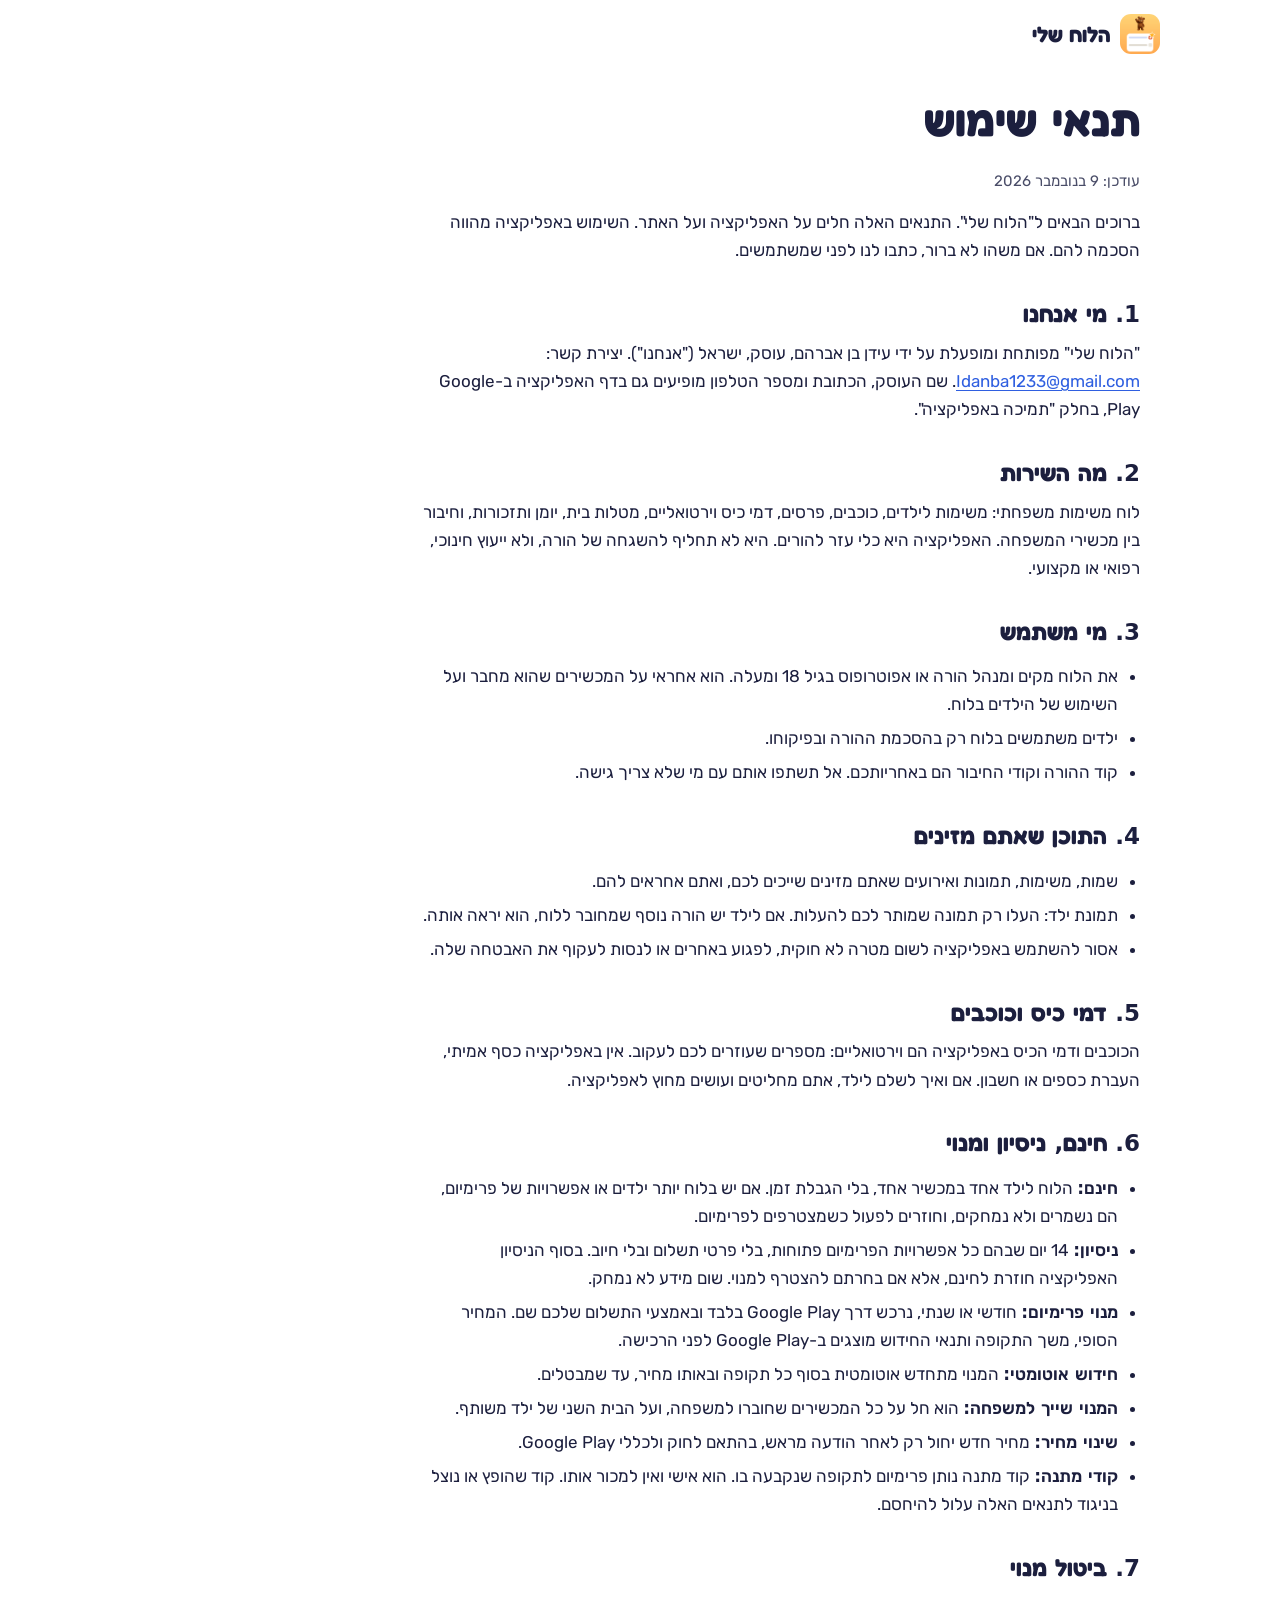
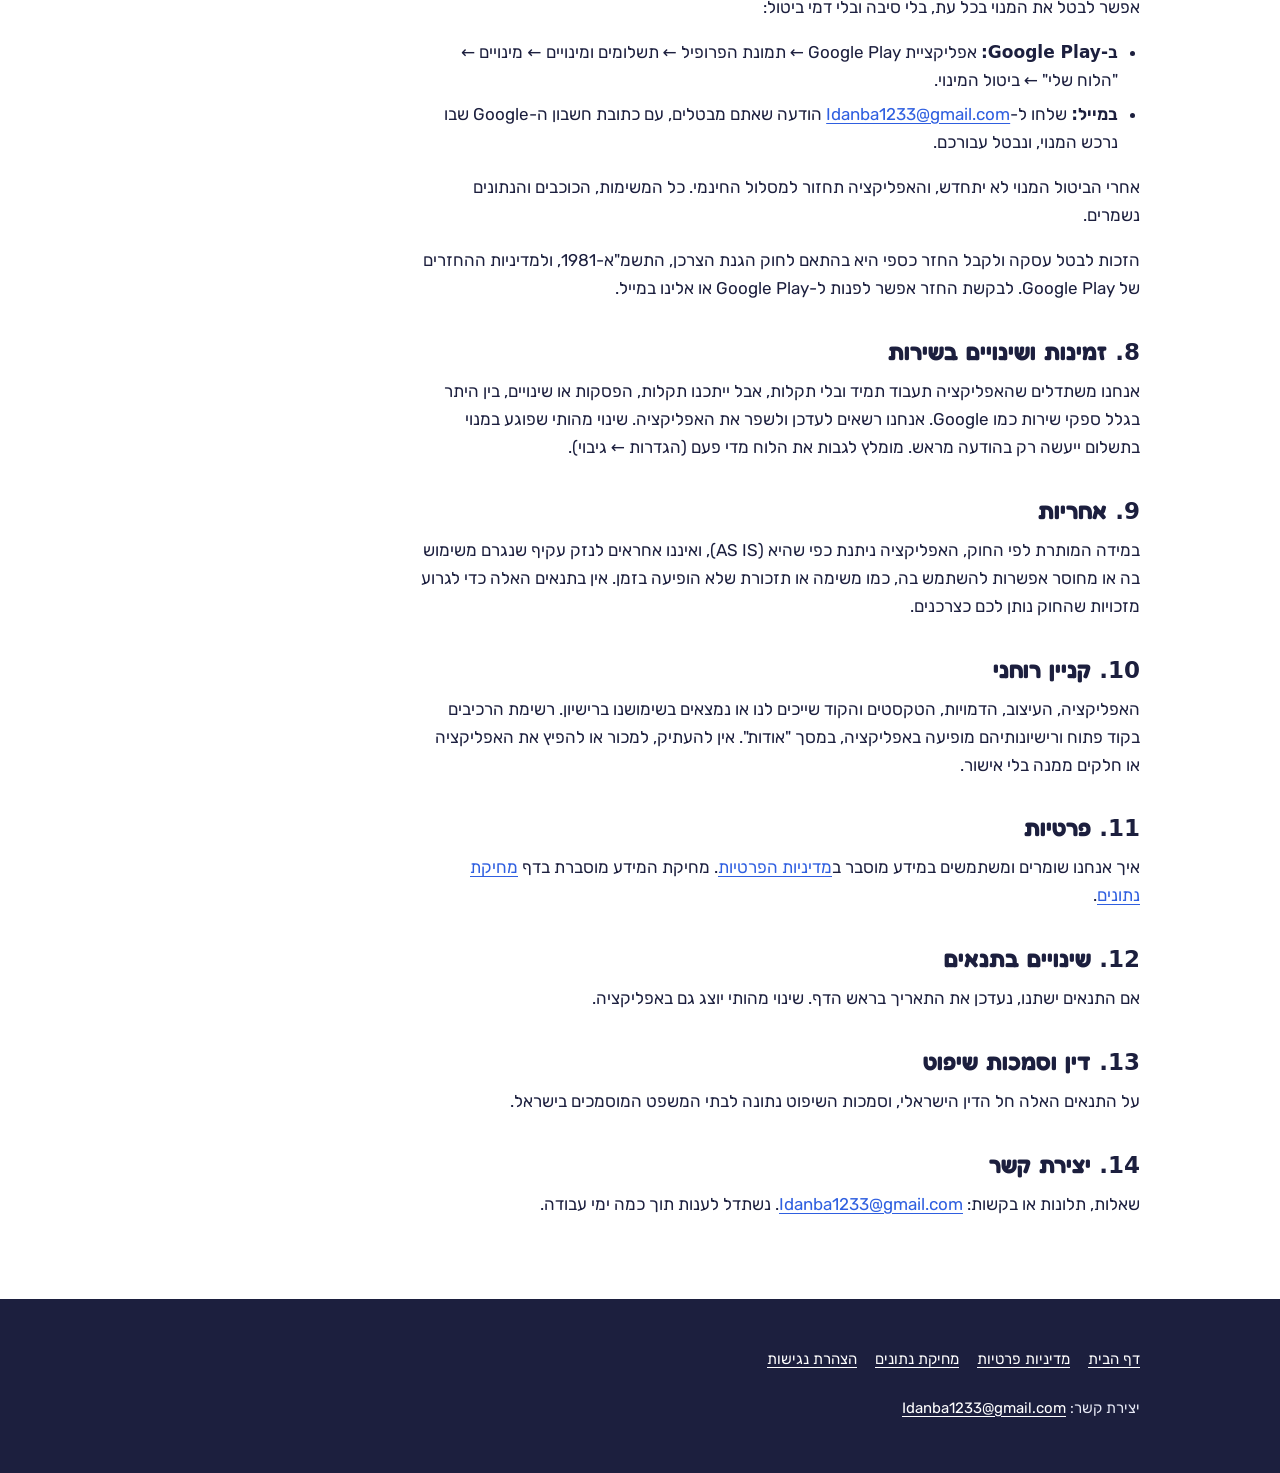
<file: terms.html>
<!doctype html>
<html lang="he" dir="rtl">
<head>
<meta charset="utf-8">
<meta name="viewport" content="width=device-width,initial-scale=1">
<meta http-equiv="Content-Security-Policy" content="default-src 'none'; style-src 'self'; font-src 'self'; img-src 'self'; base-uri 'none'; form-action 'none'">
<meta name="referrer" content="no-referrer">
<title>תנאי שימוש – הלוח שלי</title>
<link rel="icon" href="favicon.png">
<link rel="stylesheet" href="style.css">
</head>
<body>
<a class="skip" href="#main">דילוג לתוכן</a>
<header class="wrap top"><a class="brand" href="./"><img src="img/icon.png" alt="" width="40" height="40">הלוח שלי</a></header>
<main id="main" class="wrap narrow doc">
<h1>תנאי שימוש</h1>
<p class="fine">עודכן: 9 בנובמבר 2026</p>
<p>ברוכים הבאים ל"הלוח שלי". התנאים האלה חלים על האפליקציה ועל האתר. השימוש באפליקציה מהווה הסכמה להם. אם משהו לא ברור, כתבו לנו לפני שמשתמשים.</p>

<h2>1. מי אנחנו</h2>
<p>"הלוח שלי" מפותחת ומופעלת על ידי עידן בן אברהם, עוסק, ישראל ("אנחנו"). יצירת קשר: <a href="mailto:Idanba1233@gmail.com">Idanba1233@gmail.com</a>. שם העוסק, הכתובת ומספר הטלפון מופיעים גם בדף האפליקציה ב-Google Play, בחלק "תמיכה באפליקציה".</p>

<h2>2. מה השירות</h2>
<p>לוח משימות משפחתי: משימות לילדים, כוכבים, פרסים, דמי כיס וירטואליים, מטלות בית, יומן ותזכורות, וחיבור בין מכשירי המשפחה. האפליקציה היא כלי עזר להורים. היא לא תחליף להשגחה של הורה, ולא ייעוץ חינוכי, רפואי או מקצועי.</p>

<h2>3. מי משתמש</h2>
<ul>
<li>את הלוח מקים ומנהל הורה או אפוטרופוס בגיל 18 ומעלה. הוא אחראי על המכשירים שהוא מחבר ועל השימוש של הילדים בלוח.</li>
<li>ילדים משתמשים בלוח רק בהסכמת ההורה ובפיקוחו.</li>
<li>קוד ההורה וקודי החיבור הם באחריותכם. אל תשתפו אותם עם מי שלא צריך גישה.</li>
</ul>

<h2>4. התוכן שאתם מזינים</h2>
<ul>
<li>שמות, משימות, תמונות ואירועים שאתם מזינים שייכים לכם, ואתם אחראים להם.</li>
<li>תמונת ילד: העלו רק תמונה שמותר לכם להעלות. אם לילד יש הורה נוסף שמחובר ללוח, הוא יראה אותה.</li>
<li>אסור להשתמש באפליקציה לשום מטרה לא חוקית, לפגוע באחרים או לנסות לעקוף את האבטחה שלה.</li>
</ul>

<h2>5. דמי כיס וכוכבים</h2>
<p>הכוכבים ודמי הכיס באפליקציה הם וירטואליים: מספרים שעוזרים לכם לעקוב. אין באפליקציה כסף אמיתי, העברת כספים או חשבון. אם ואיך לשלם לילד, אתם מחליטים ועושים מחוץ לאפליקציה.</p>

<h2>6. חינם, ניסיון ומנוי</h2>
<ul>
<li><b>חינם:</b> הלוח לילד אחד במכשיר אחד, בלי הגבלת זמן. אם יש בלוח יותר ילדים או אפשרויות של פרימיום, הם נשמרים ולא נמחקים, וחוזרים לפעול כשמצטרפים לפרימיום.</li>
<li><b>ניסיון:</b> 14 יום שבהם כל אפשרויות הפרימיום פתוחות, בלי פרטי תשלום ובלי חיוב. בסוף הניסיון האפליקציה חוזרת לחינם, אלא אם בחרתם להצטרף למנוי. שום מידע לא נמחק.</li>
<li><b>מנוי פרימיום:</b> חודשי או שנתי, נרכש דרך Google Play בלבד ובאמצעי התשלום שלכם שם. המחיר הסופי, משך התקופה ותנאי החידוש מוצגים ב-Google Play לפני הרכישה.</li>
<li><b>חידוש אוטומטי:</b> המנוי מתחדש אוטומטית בסוף כל תקופה ובאותו מחיר, עד שמבטלים.</li>
<li><b>המנוי שייך למשפחה:</b> הוא חל על כל המכשירים שחוברו למשפחה, ועל הבית השני של ילד משותף.</li>
<li><b>שינוי מחיר:</b> מחיר חדש יחול רק לאחר הודעה מראש, בהתאם לחוק ולכללי Google Play.</li>
<li><b>קודי מתנה:</b> קוד מתנה נותן פרימיום לתקופה שנקבעה בו. הוא אישי ואין למכור אותו. קוד שהופץ או נוצל בניגוד לתנאים האלה עלול להיחסם.</li>
</ul>

<h2 id="cancel">7. ביטול מנוי</h2>
<p>אפשר לבטל את המנוי בכל עת, בלי סיבה ובלי דמי ביטול:</p>
<ul>
<li><b>ב-Google Play:</b> אפליקציית Google Play ← תמונת הפרופיל ← תשלומים ומינויים ← מינויים ← "הלוח שלי" ← ביטול המינוי.</li>
<li><b>במייל:</b> שלחו ל-<a href="mailto:Idanba1233@gmail.com">Idanba1233@gmail.com</a> הודעה שאתם מבטלים, עם כתובת חשבון ה-Google שבו נרכש המנוי, ונבטל עבורכם.</li>
</ul>
<p>אחרי הביטול המנוי לא יתחדש, והאפליקציה תחזור למסלול החינמי. כל המשימות, הכוכבים והנתונים נשמרים.</p>
<p>הזכות לבטל עסקה ולקבל החזר כספי היא בהתאם לחוק הגנת הצרכן, התשמ"א-1981, ולמדיניות ההחזרים של Google Play. לבקשת החזר אפשר לפנות ל-Google Play או אלינו במייל.</p>

<h2>8. זמינות ושינויים בשירות</h2>
<p>אנחנו משתדלים שהאפליקציה תעבוד תמיד ובלי תקלות, אבל ייתכנו תקלות, הפסקות או שינויים, בין היתר בגלל ספקי שירות כמו Google. אנחנו רשאים לעדכן ולשפר את האפליקציה. שינוי מהותי שפוגע במנוי בתשלום ייעשה רק בהודעה מראש. מומלץ לגבות את הלוח מדי פעם (הגדרות ← גיבוי).</p>

<h2>9. אחריות</h2>
<p>במידה המותרת לפי החוק, האפליקציה ניתנת כפי שהיא (AS IS), ואיננו אחראים לנזק עקיף שנגרם משימוש בה או מחוסר אפשרות להשתמש בה, כמו משימה או תזכורת שלא הופיעה בזמן. אין בתנאים האלה כדי לגרוע מזכויות שהחוק נותן לכם כצרכנים.</p>

<h2>10. קניין רוחני</h2>
<p>האפליקציה, העיצוב, הדמויות, הטקסטים והקוד שייכים לנו או נמצאים בשימושנו ברישיון. רשימת הרכיבים בקוד פתוח ורישיונותיהם מופיעה באפליקציה, במסך "אודות". אין להעתיק, למכור או להפיץ את האפליקציה או חלקים ממנה בלי אישור.</p>

<h2>11. פרטיות</h2>
<p>איך אנחנו שומרים ומשתמשים במידע מוסבר ב<a href="privacy.html">מדיניות הפרטיות</a>. מחיקת המידע מוסברת בדף <a href="delete.html">מחיקת נתונים</a>.</p>

<h2>12. שינויים בתנאים</h2>
<p>אם התנאים ישתנו, נעדכן את התאריך בראש הדף. שינוי מהותי יוצג גם באפליקציה.</p>

<h2>13. דין וסמכות שיפוט</h2>
<p>על התנאים האלה חל הדין הישראלי, וסמכות השיפוט נתונה לבתי המשפט המוסמכים בישראל.</p>

<h2>14. יצירת קשר</h2>
<p>שאלות, תלונות או בקשות: <a href="mailto:Idanba1233@gmail.com">Idanba1233@gmail.com</a>. נשתדל לענות תוך כמה ימי עבודה.</p>
</main>
<footer>
  <div class="wrap">
    <nav aria-label="מסמכים"><a href="./">דף הבית</a><a href="privacy.html">מדיניות פרטיות</a><a href="delete.html">מחיקת נתונים</a><a href="accessibility.html">הצהרת נגישות</a></nav>
    <p>יצירת קשר: <a href="mailto:Idanba1233@gmail.com">Idanba1233@gmail.com</a></p>
  </div>
</footer>
</body>
</html>
</file>
<file: style.css>
/* "הלוח שלי" – אתר. בלי סקריפטים, בלי משאבים חיצוניים. גופנים: Rubik, Fredoka (OFL, מקומי). */
@font-face{font-family:Rubik;font-weight:400;font-display:swap;src:url(fonts/rubik-hebrew-400-normal.woff2) format("woff2");unicode-range:U+0590-05FF,U+200C-2010,U+20AA,U+25CC,U+FB1D-FB4F}
@font-face{font-family:Rubik;font-weight:400;font-display:swap;src:url(fonts/rubik-latin-400-normal.woff2) format("woff2");unicode-range:U+0000-00FF,U+2000-206F,U+2190-21FF,U+2605}
@font-face{font-family:Rubik;font-weight:500;font-display:swap;src:url(fonts/rubik-hebrew-500-normal.woff2) format("woff2");unicode-range:U+0590-05FF,U+200C-2010,U+20AA,U+25CC,U+FB1D-FB4F}
@font-face{font-family:Rubik;font-weight:600;font-display:swap;src:url(fonts/rubik-hebrew-600-normal.woff2) format("woff2");unicode-range:U+0590-05FF,U+200C-2010,U+20AA,U+25CC,U+FB1D-FB4F}
@font-face{font-family:Fredoka;font-weight:600;font-display:swap;src:url(fonts/fredoka-hebrew-600-normal.woff2) format("woff2");unicode-range:U+0590-05FF,U+200C-2010,U+20AA,U+25CC,U+FB1D-FB4F}
@font-face{font-family:Fredoka;font-weight:600;font-display:swap;src:url(fonts/fredoka-latin-600-normal.woff2) format("woff2");unicode-range:U+0000-00FF,U+2000-206F}
@font-face{font-family:Fredoka;font-weight:700;font-display:swap;src:url(fonts/fredoka-hebrew-700-normal.woff2) format("woff2");unicode-range:U+0590-05FF,U+200C-2010,U+20AA,U+25CC,U+FB1D-FB4F}

:root{
  --ink:#1C1F3E;      /* כחול-לילה של האפליקציה */
  --blue:#2F5FE0;     /* כחול הלוח */
  --sky:#E8EFFF;      /* רקע אריח */
  --paper:#FFFFFF;
  --star:#F5B82E;     /* כוכב – רק כקישוט, לא לטקסט */
  --star-ink:#8A5200; /* זהב כהה לטקסט (ניגודיות ≥4.5) */
  --muted:#4A4D68;
  --line:#D9DEEE;
  --ok:#1E7A46;
}
*{box-sizing:border-box}
html{-webkit-text-size-adjust:100%}
body{margin:0;font:400 17px/1.65 Rubik,system-ui,Arial,sans-serif;color:var(--ink);background:var(--paper)}
img{max-width:100%;height:auto;display:block}
a{color:var(--blue);text-underline-offset:3px}
a:hover{color:var(--ink)}
:focus-visible{outline:3px solid var(--star);outline-offset:3px;border-radius:6px}
.skip{position:absolute;inset-inline-start:12px;top:-60px;background:var(--ink);color:#fff;padding:10px 16px;border-radius:10px;z-index:9}
.skip:focus{top:12px}
.wrap{max-width:1040px;margin:0 auto;padding:0 20px}
.narrow>*{max-width:720px}
h1,h2,h3{font-family:Fredoka,Rubik,system-ui,sans-serif;font-weight:700;line-height:1.15;margin:0 0 .5em;letter-spacing:0}
h1{font-size:clamp(36px,8vw,64px)}
h2{font-size:clamp(26px,5vw,38px)}
h3{font-size:21px;font-weight:600}
p{margin:0 0 1em}

/* ראש */
.top{display:flex;align-items:center;justify-content:space-between;gap:12px;padding:14px 0}
.brand{display:flex;align-items:center;gap:10px;font:700 21px Fredoka,Rubik,sans-serif;color:var(--ink);text-decoration:none}
.brand img{width:40px;height:40px;border-radius:11px}
.top nav a{font-weight:500;text-decoration:none;padding:10px 8px;display:inline-block}

/* פתיח: הרשימה שכל הורה מכיר – נמחקת */
.hero{background:var(--blue);color:#fff;border-radius:0 0 36px 36px;overflow:hidden}
.hero .wrap{display:grid;gap:28px;padding-top:28px;padding-bottom:0;align-items:end}
.said{list-style:none;margin:0 0 18px;padding:0;font:600 clamp(20px,4.6vw,28px)/1.35 Fredoka,Rubik,sans-serif}
.said li{position:relative;width:fit-content;color:#E6ECFF}
.said li::after{content:"";position:absolute;inset-inline:-4px;top:55%;height:3px;background:var(--star);border-radius:3px;transform-origin:right;transform:scaleX(1)}
.hero h1{color:#fff;margin-bottom:.35em}
.hero .lead{font-size:clamp(18px,3.6vw,21px);max-width:34em;color:#F2F5FF}
.cta{display:inline-flex;align-items:center;justify-content:center;min-height:52px;padding:12px 26px;border-radius:999px;font:600 18px Rubik,sans-serif;text-decoration:none;background:var(--star);color:var(--ink)}
.cta:hover{background:#FFD066;color:var(--ink)}
.cta.ink{background:var(--ink);color:#fff}
.cta.ink:hover{background:#2C3060;color:#fff}
.note{font-size:15px;color:#E4EAFF;margin-top:10px}
.phone{justify-self:center;width:min(300px,78vw);border:10px solid var(--ink);border-bottom:0;border-radius:34px 34px 0 0;overflow:hidden;background:var(--ink)}
.phone img{border-radius:24px 24px 0 0}
@media (min-width:860px){
  .hero .wrap{grid-template-columns:1.25fr .75fr;padding-top:48px}
  .hero .copy{padding-bottom:56px}
}
@media (prefers-reduced-motion:no-preference){
  .said li::after{animation:strike .5s ease-out both}
  .said li:nth-child(1)::after{animation-delay:.35s}
  .said li:nth-child(2)::after{animation-delay:.75s}
  .said li:nth-child(3)::after{animation-delay:1.15s}
  @keyframes strike{from{transform:scaleX(0)}to{transform:scaleX(1)}}
}

section{padding:64px 0}
.sky{background:var(--sky)}

/* זוגות: מה קורה היום ← מה קורה עם הלוח */
.pairs{display:grid;gap:18px;margin-top:8px}
.pair{border-inline-start:5px solid var(--blue);padding:4px 16px 4px 0}
.pair h3{margin-bottom:.25em}
.pair p{margin:0;color:var(--muted)}
@media (min-width:860px){.pairs{grid-template-columns:repeat(2,1fr);gap:26px 40px}}

/* כל המשפחה */
.family{display:grid;gap:14px;margin:0;padding:0;list-style:none}
.family li{background:var(--paper);border-radius:18px;padding:16px 18px;border:1px solid var(--line)}
.family b{display:block;font:600 19px Fredoka,Rubik,sans-serif}
@media (min-width:700px){.family{grid-template-columns:repeat(2,1fr)}}
@media (min-width:1000px){.family{grid-template-columns:repeat(3,1fr)}}

/* צילום + טקסט */
.show{display:grid;gap:28px;align-items:center}
.show figure{margin:0;justify-self:center;width:min(280px,72vw)}
.show figure img{border-radius:26px;border:1px solid var(--line)}
.show figcaption{font-size:14px;color:var(--muted);text-align:center;margin-top:8px}
@media (min-width:860px){.show{grid-template-columns:1fr 1fr}.show.flip figure{order:-1}}
.ticks{list-style:none;padding:0;margin:0}
.ticks li{padding-inline-start:30px;position:relative;margin:.45em 0}
.ticks li::before{content:"";position:absolute;inset-inline-start:0;top:.42em;width:16px;height:9px;border-inline-start:3px solid var(--ok);border-bottom:3px solid var(--ok);transform:rotate(-45deg) scaleX(-1)}

/* מחירים */
.plans{display:grid;gap:18px;margin-top:10px}
.plan{border-radius:24px;padding:24px;border:2px solid var(--line);background:var(--paper)}
.plan.main{border-color:var(--blue);box-shadow:0 0 0 4px var(--sky)}
.plan h3{font-size:24px}
.price{font:700 30px Fredoka,Rubik,sans-serif;margin:.2em 0}
.price small{font:400 16px Rubik,sans-serif;color:var(--muted)}
.plan .tag{display:inline-block;background:var(--sky);color:var(--blue);font-weight:600;font-size:14px;padding:4px 12px;border-radius:999px;margin-bottom:10px}
@media (min-width:860px){.plans{grid-template-columns:1fr 1fr}}
.fine{font-size:15px;color:var(--muted)}

/* שאלות */
details{border-bottom:1px solid var(--line);padding:14px 0}
summary{cursor:pointer;font:600 19px Rubik,sans-serif;list-style-position:inside;min-height:44px;display:list-item;padding-top:6px}
details p,details ul{margin:.6em 0 0}

/* מסמכים (פרטיות, תנאים...) */
.doc{padding-top:28px;padding-bottom:64px}
.doc h1{font-size:clamp(30px,6vw,44px)}
.doc h2{font-size:23px;margin-top:1.6em}
.doc li{margin:.35em 0}
.box{background:var(--sky);border-radius:18px;padding:16px 18px;margin:1em 0}

/* תחתית */
footer{background:var(--ink);color:#E6E8F5;padding:40px 0 48px;font-size:15px}
footer a{color:#fff}
footer nav{display:flex;flex-wrap:wrap;gap:6px 18px;margin-bottom:16px}
footer nav a{padding:8px 0;display:inline-block}
footer p{margin:.3em 0}
.en{text-align:left}
.doc ul,.doc ol{padding-inline-start:22px;padding-inline-end:0;margin-inline:0}
</file>
